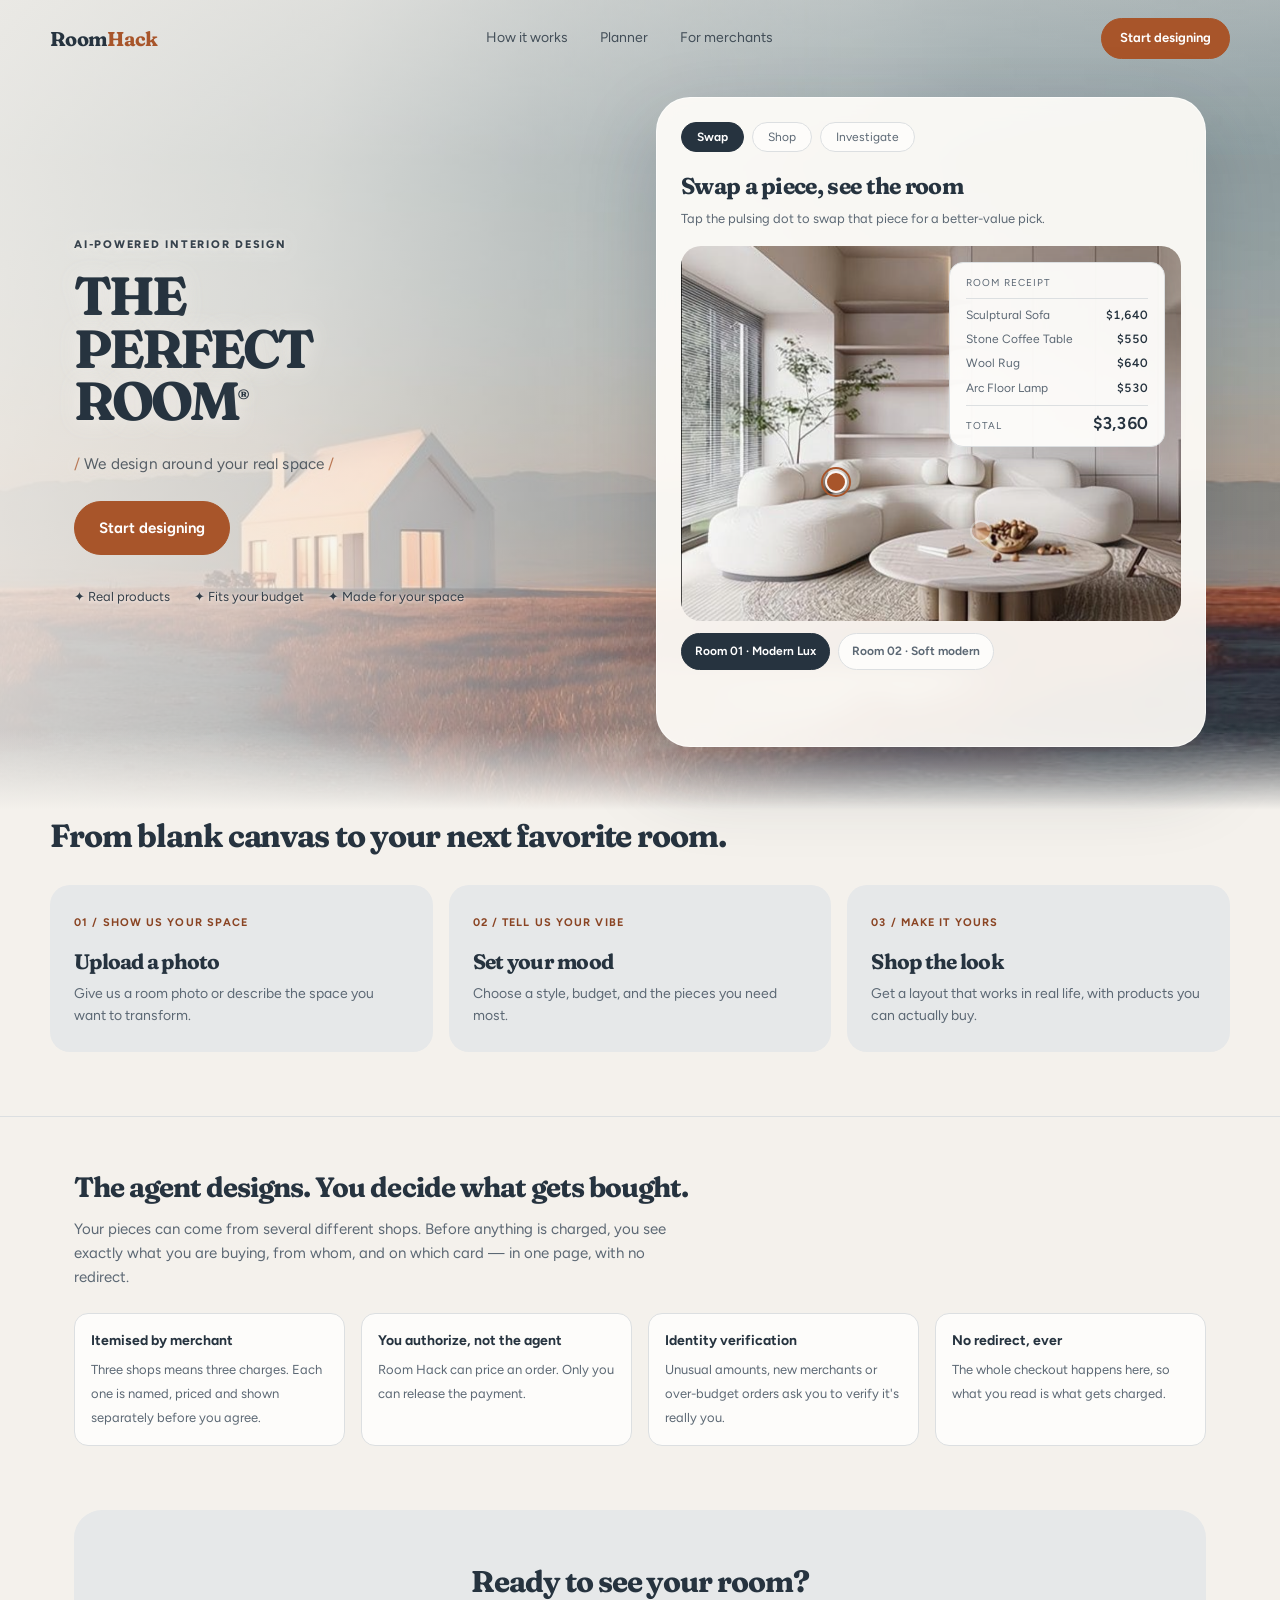
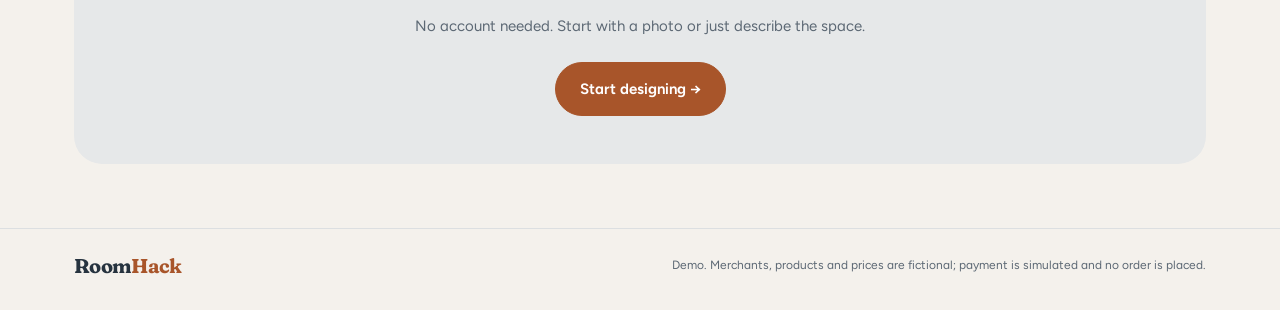
<file: frontend/index.html>
<!doctype html>
<html lang="en">
<head>
<meta charset="utf-8">
<meta name="viewport" content="width=device-width, initial-scale=1">
<title>Room Hack — Design a room that feels like you</title>
<meta name="description" content="Upload a photo, share your budget, and get a shoppable layout solved against your room's real dimensions.">
<link rel="preconnect" href="https://fonts.googleapis.com">
<link rel="preconnect" href="https://fonts.gstatic.com" crossorigin>
<link rel="stylesheet" href="https://fonts.googleapis.com/css2?family=Fraunces:opsz,wght@9..144,600;9..144,700;9..144,900&family=Figtree:wght@400..700&display=swap">
<link rel="stylesheet" href="shared.css">
<style>
  /* Landing page only. No API state and no design logic - the only script is
     the hero showcase walkthrough at the bottom of this file, so "Start
     designing" is a plain link and the workspace pays for its own weight. */

  /* --- Hero stage ---------------------------------------------------------
     Header and hero share one full-bleed photographic backdrop, so they read
     as a single scene rather than a bar sitting above a picture. */
  .stage {
    position:relative; isolation:isolate;
    background:var(--ink) url("assets/backdrop.jpg") center 58% / cover no-repeat;
  }
  /* The backdrop is a busy photograph and the headline sits directly on it, so
     some scrim is needed - but a heavy one flattens the scene into a beige
     wash. This is deliberately light: enough lift behind the words to hold
     contrast, clearing early so the coastline stays legible. The headline
     carries a soft text-shadow to make up the difference. */
  .stage::before {
    content:""; position:absolute; inset:0; z-index:0;
    background:
      linear-gradient(100deg, rgba(244,241,236,.88) 0%, rgba(244,241,236,.74) 24%, rgba(244,241,236,.46) 46%, rgba(244,241,236,.16) 70%, rgba(244,241,236,.06) 100%),
      linear-gradient(to bottom, rgba(244,241,236,.34) 0%, rgba(244,241,236,0) 20%);
  }
  /* Melts the stage into the page below instead of ending on a hard seam. */
  .stage::after {
    content:""; position:absolute; left:0; right:0; bottom:0; height:clamp(64px,9vh,120px); z-index:1;
    background:linear-gradient(to bottom, rgba(244,241,236,0), var(--bg));
    pointer-events:none;
  }
  .stage > * { position:relative; z-index:2; }

  header {
    display:flex; align-items:center; gap:var(--s4);
    padding:clamp(var(--s3),2vh,var(--s5)) max(var(--s5),calc((100% - 1180px)/2));
  }
  header .note { color:var(--muted); font-size:12px; }
  /* Reference-style centre nav. Anchors only - this is a one-page site. */
  .head-nav { display:flex; gap:var(--s6); margin:0 auto; }
  .head-nav a { color:var(--ink); text-decoration:none; font-size:14px; opacity:.82; }
  .head-nav a:hover { opacity:1; text-decoration:underline; text-underline-offset:4px; }
  header .head-cta { width:auto; padding:9px 18px; border-radius:var(--r-pill); font-size:13px; text-decoration:none; display:inline-block; }

  .wrap { max-width:1180px; margin:0 auto; padding:0 var(--s5); }

  /* --- Hero ---------------------------------------------------------------- */
  .hero {
    display:grid; grid-template-columns:1fr 1fr; gap:var(--s6); align-items:center;
    padding-top:clamp(var(--s3),2.2vh,var(--s6));
    padding-bottom:clamp(var(--s6),7vh,104px);
  }
  /* Display type, sized off the viewport like the reference - smaller than the
     reference's, since this headline runs three lines rather than three words. */
  .hero h2 {
    font-size:clamp(34px,4.2vw,60px) !important; line-height:.98 !important;
    letter-spacing:-.05em; text-shadow:0 1px 22px rgba(244,241,236,.9);
  }
  .hero .rule { text-shadow:0 1px 14px rgba(244,241,236,.85); }
  /* These two sit where the scrim has cleared, over dark foliage, so a shadow
     alone leaves them under AA. A local wash keeps them legible without
     darkening the whole backdrop. */
  .hero .eyebrow, .hero .trust {
    text-shadow:0 1px 3px rgba(244,241,236,1), 0 1px 16px rgba(244,241,236,.95);
  }
  .hero .eyebrow { color:var(--ink); opacity:.9; }
  .hero .trust span { color:var(--ink); opacity:.92; }
  .hero h2 sup { font-size:.28em; vertical-align:super; letter-spacing:0; }
  .hero .rule { display:block; color:var(--ink); opacity:.75; font-size:clamp(14px,1.2vw,16px); letter-spacing:.01em; margin:var(--s4) 0 var(--s5); }
  .hero .lede { color:var(--ink); opacity:.8; font-size:16px; max-width:430px; margin:0 0 var(--s5); text-shadow:0 1px 14px rgba(244,241,236,.85); }
  .hero .rule i { color:var(--accent); font-style:normal; }
  .eyebrow { color:var(--accent-dark); text-transform:uppercase; letter-spacing:.16em; font-size:11px; font-weight:800; }
  .hero h2 { font-size:clamp(42px,6vw,70px); line-height:.99; letter-spacing:-.055em; margin:var(--s4) 0 var(--s5); }
  .hero h2 em { color:var(--accent); font-style:normal; }
  .hero p.lede { color:var(--muted); font-size:17px; max-width:500px; margin:0 0 var(--s6); }

  .hero-actions { display:flex; gap:var(--s3); align-items:center; flex-wrap:wrap; }
  .btn { width:auto; padding:14px 24px; border-radius:var(--r-pill); font-size:15px; font-weight:650; text-decoration:none; display:inline-block; border:1px solid transparent; cursor:pointer; }
  .btn-primary { background:var(--accent); border-color:var(--accent); color:#fff; }
  .btn-primary:hover { background:var(--accent-dark); border-color:var(--accent-dark); }
  .btn-secondary { background:transparent; border-color:var(--line); color:var(--ink); }
  .btn-secondary:hover { background:var(--soft); border-color:var(--muted); }

  .trust { display:flex; gap:var(--s5); color:var(--muted); font-size:13px; margin-top:var(--s6); flex-wrap:wrap; }

  /* The reference's floating white card. It carries the interactive showcase,
     so the demo reads as a product surface laid over the scene rather than
     another photograph pasted beside the headline. */
  .showcase-card {
    background:rgba(255,253,249,.92); backdrop-filter:blur(10px);
    border:1px solid rgba(255,255,255,.6); border-radius:34px;
    padding:var(--s5); box-shadow:0 30px 80px #26333f38;
  }
  .showcase-head { display:flex; align-items:center; gap:var(--s2); margin-bottom:var(--s4); flex-wrap:wrap; }
  .chip {
    font-size:12px; padding:7px 15px; border-radius:var(--r-pill);
    border:1px solid var(--line); background:var(--panel); color:var(--muted);
  }
  .chip.on { background:var(--ink); color:#fff; border-color:var(--ink); font-weight:650; }
  .showcase-title { margin:0 0 var(--s1); font-size:23px; letter-spacing:-.03em; }
  .showcase-sub { color:var(--muted); font-size:13px; margin:0 0 var(--s4); }
  /* The three titles are different lengths, so at narrow widths one wraps to a
     second line and the others do not - resizing the card on a tab switch even
     with the panel height pinned. Reserving two lines for both the title and
     the sub keeps the card stable at every width. Applied only where wrapping
     actually happens, so the desktop card is not padded for nothing. */
  .showcase-title { min-height:var(--title-h,auto); }
  .showcase-sub { min-height:var(--sub-h,auto); }

  .hero-image { position:relative; }
  /* The photo and its overlays, separate from the room-switcher below, so a
     bottom-anchored overlay lands on the picture rather than over the buttons. */
  .photo-frame { position:relative; }
  .hero-image img { width:100%; aspect-ratio:4/3; max-height:none; object-fit:cover; border-radius:var(--r-lg); display:block; box-shadow:none; opacity:1; transition:opacity .28s ease; }
  .hero-image img.is-changing { opacity:0; }

  /* --- Hero showcase ------------------------------------------------------- */
  /* A scripted walkthrough of a swap, not a live one: it cycles prepared shots
     so the landing page reacts instantly. The real solver-backed swap lives in
     app/, where a generative render can take half a minute. */
  .room-switcher { display:flex; gap:var(--s2); margin-top:var(--s3); flex-wrap:wrap; }
  .room-switcher button { width:auto; margin:0; padding:var(--s2) 13px; border-radius:var(--r-pill); background:var(--panel); color:var(--muted); border:1px solid var(--line); font-size:12px; cursor:pointer; }
  .room-switcher button.active { background:var(--ink); color:#fff; border-color:var(--ink); }
  /* A small dot rather than a furniture-shaped outline: the piece is already
     visible in the photo, so the marker only has to say "press here". */
  .hotspot {
    position:absolute; width:22px; height:22px; padding:0; border-radius:50%;
    border:2px solid rgba(255,255,255,.95); background:var(--accent);
    color:transparent; cursor:pointer; box-shadow:0 3px 12px #26333f4d;
    transform:translate(-50%,-50%); transition:transform .18s ease, opacity .18s ease;
  }
  .hotspot:hover { transform:translate(-50%,-50%) scale(1.22); }
  .hotspot:focus-visible { outline:3px solid var(--accent-dark); outline-offset:3px; }
  /* Only the active dot is live; the rest are dimmed and inert so the
     walkthrough can only be taken in order. */
  .hotspot[disabled] { opacity:.28; cursor:default; pointer-events:none; }
  .hotspot.done { display:none; }
  /* The halo is the invitation. It rides on ::after so the dot itself can
     scale on hover without fighting the animation. */
  .hotspot.attention::after, .hotspot.flash::after {
    content:""; position:absolute; inset:-6px; border-radius:50%;
    border:2px solid var(--accent); pointer-events:none;
  }
  .hotspot.attention::after { animation:dot-pulse 1.5s ease-out infinite; }
  .hotspot.flash::after { animation:dot-pulse .8s ease-out 3; }
  @keyframes dot-pulse {
    0%   { transform:scale(.65); opacity:.9; }
    70%  { transform:scale(2.1); opacity:0; }
    100% { transform:scale(2.1); opacity:0; }
  }
  @media (prefers-reduced-motion: reduce) {
    .hotspot.attention::after, .hotspot.flash::after { animation:none; opacity:.9; transform:scale(1.1); }
    .hero-image img, .swap-note { transition:none; }
  }
  .chair-hotspot { display:none; }

  /* --- Showcase tabs ------------------------------------------------------- */
  /* The chips are the tab strip: three panels over one card, so the hero shows
     the whole arc - swap a piece, buy it, or point at something you already
     own - without three cards fighting for the same column. */
  /* shared.css sizes every bare `button` to width:100% for form controls. The
     chips became real buttons for the tablist, so they have to opt back out or
     the strip stacks into three full-width bars. */
  .chip { width:auto; cursor:pointer; font:inherit; font-size:12px; line-height:1.2; }
  .chip:hover:not(.on) { border-color:var(--muted); color:var(--ink); }
  .panel-body[hidden] { display:none !important; }
  /* All three panels share one height, so switching tabs never resizes the
     card or reflows the hero around it. The swap panel is the tallest natural
     content (a 4:3 photo plus its room switcher), so that sets the number and
     the other two are contained to match. */
  .panel-body { height:var(--panel-h); display:flex; flex-direction:column; }

  /* --- Shop panel ---------------------------------------------------------- */
  /* A still of the workspace's real checkout: same tokens, same per-merchant
     grouping. The point it has to make in the hero is that a multi-merchant
     order is itemised and authorized by the user, not the agent. */
  .shop-sheet {
    background:var(--panel); border:1px solid var(--line);
    border-radius:var(--r-md); padding:var(--s3) var(--s4); box-shadow:var(--shadow-sm);
    /* Fills the panel and splits into a scrolling list plus a pinned footer,
       so a longer order lengthens the scroll area rather than the hero. */
    flex:1; min-height:0; display:flex; flex-direction:column;
  }
  /* The only part that scrolls. min-height:0 is what actually lets it shrink
     inside the flex column - without it the list forces the sheet open again
     and the containment does nothing. */
  .shop-scroll {
    flex:1; min-height:0; overflow-y:auto; overscroll-behavior:contain;
    /* Room for the fade so the last line is not sitting under it. */
    padding-right:var(--s2); margin-right:calc(var(--s2) * -1);
  }
  /* Says "there is more below" without a scrollbar always being visible. */
  .shop-scroll-wrap { position:relative; flex:1; min-height:0; display:flex; }
  .shop-scroll-wrap::after {
    content:""; position:absolute; left:0; right:0; bottom:0; height:26px;
    background:linear-gradient(to bottom, transparent, var(--panel));
    pointer-events:none; opacity:1; transition:opacity .2s ease;
  }
  .shop-scroll-wrap.at-end::after { opacity:0; }
  .shop-merchant + .shop-merchant { margin-top:var(--s3); padding-top:var(--s3); border-top:1px solid var(--line); }
  .shop-merchant-head { display:flex; justify-content:space-between; align-items:baseline; gap:var(--s3); margin-bottom:var(--s2); }
  .shop-merchant-head strong { font:650 14px var(--sans); letter-spacing:-.01em; }
  .shop-merchant-head .ship { font-size:11px; color:var(--muted); }
  .shop-line { display:flex; justify-content:space-between; gap:var(--s3); font-size:13px; color:var(--muted); padding:2px 0; }
  .shop-line .sl-price { font-variant-numeric:tabular-nums; color:var(--ink); }
  .shop-card {
    display:flex; align-items:center; gap:var(--s2); margin-top:6px;
    font-size:11px; color:var(--muted);
  }
  .shop-card .dot { width:26px; height:17px; border-radius:3px; background:var(--ink); opacity:.85; flex:none; }
  .shop-totals { border-top:1px solid var(--line); margin-top:var(--s3); padding-top:var(--s3); flex:none; }
  .shop-row { display:flex; justify-content:space-between; font-size:13px; color:var(--muted); padding:1px 0; }
  .shop-row.total { color:var(--ink); font-weight:650; font-size:16px; padding-top:var(--s2); }
  .shop-row .sr-amt { font-variant-numeric:tabular-nums; }
  /* Press-and-hold is the real gesture in the workspace: the agent can price an
     order but only the user releases it. The bar fills on hold. */
  .hold-btn {
    position:relative; overflow:hidden; margin-top:var(--s3);
    background:var(--accent); border-color:var(--accent); color:#fff;
    font-weight:650; border-radius:var(--r-pill); padding:13px 20px; cursor:pointer;
  }
  .hold-btn:disabled { opacity:1; cursor:default; }
  .hold-fill {
    position:absolute; inset:0 auto 0 0; width:0; background:var(--accent-dark);
    pointer-events:none; transition:width .08s linear;
  }
  .hold-btn span { position:relative; z-index:1; }
  .hold-btn.done { background:var(--ok); border-color:var(--ok); }
  .pay-secure { font-size:11px; color:var(--muted); text-align:center; margin-top:var(--s2); }

  /* --- Investigate panel --------------------------------------------------- */
  /* Reverse search over the catalog: boxes drawn on the photo, each opening a
     ranked match list. Boxes are normalized [0,1] exactly as /api/detect
     returns them, so the demo geometry matches the real payload. */
  .inv-frame { position:relative; }
  .inv-frame img { width:100%; aspect-ratio:16/10; object-fit:cover; border-radius:var(--r-lg); display:block; }
  /* Three detections stack in the lower half of a real room photo, so three
     full rectangles cross each other and read as noise - and their hit areas
     fight over the same pixels. Instead each detection gets one marker pinned
     at the region's centre, and only the selected region draws geometry: four
     corner brackets, the idiom a detector actually uses. One region is outlined
     at a time, so nothing ever overlaps. */
  .inv-mark {
    position:absolute; transform:translate(-50%,-50%); z-index:3;
    /* width:auto overrides the global button rule in shared.css, which sets
       width:100% and would stretch each marker across the whole photo. */
    display:inline-flex; width:auto; align-items:center; gap:6px;
    margin:0; padding:5px 11px 5px 6px;
    border:0; border-radius:var(--r-pill); cursor:pointer;
    background:rgba(253,252,250,.94); box-shadow:0 3px 12px #26333f4d;
    font:650 11px var(--sans); letter-spacing:.02em; color:var(--ink);
    white-space:nowrap; transition:background .18s ease, color .18s ease, transform .18s ease;
  }
  /* The dot carries the accent so the marker reads as a pin, not a chip. */
  .inv-mark::before {
    content:""; width:11px; height:11px; border-radius:50%; flex:none;
    background:var(--accent); border:2px solid rgba(255,255,255,.95);
    box-sizing:content-box;
  }
  .inv-mark:hover { transform:translate(-50%,-50%) scale(1.06); }
  .inv-mark:focus-visible { outline:3px solid var(--accent-dark); outline-offset:3px; }
  .inv-mark.on { background:var(--ink); color:#fff; }
  .inv-mark.on::before { background:#fff; border-color:var(--accent); }

  /* The halo invites the first press, and retires once anything is chosen. */
  .inv-mark::after {
    content:""; position:absolute; left:11px; top:50%; width:15px; height:15px;
    margin:-7px 0 0 -2px; border-radius:50%; border:2px solid var(--accent);
    pointer-events:none; opacity:0;
  }
  .inv-frame.idle .inv-mark::after { opacity:1; animation:dot-pulse 1.6s ease-out infinite; }

  /* Corner brackets: four L-shapes built from one element's borders, clipped so
     only the corners show. Drawn for the selected detection alone. */
  .inv-region {
    position:absolute; pointer-events:none; opacity:0;
    transition:opacity .2s ease;
  }
  .inv-region.on { opacity:1; }
  .inv-region i {
    position:absolute; width:18px; height:18px;
    border:3px solid var(--accent); border-radius:3px;
  }
  .inv-region i:nth-child(1) { left:-2px;  top:-2px;    border-right:0; border-bottom:0; }
  .inv-region i:nth-child(2) { right:-2px; top:-2px;    border-left:0;  border-bottom:0; }
  .inv-region i:nth-child(3) { left:-2px;  bottom:-2px; border-right:0; border-top:0; }
  .inv-region i:nth-child(4) { right:-2px; bottom:-2px; border-left:0;  border-top:0; }
  /* A wash inside the brackets separates the chosen piece from the rest of the
     room without hiding it. */
  .inv-region::before {
    content:""; position:absolute; inset:0; border-radius:6px;
    background:rgba(168,85,42,.14);
  }
  @media (prefers-reduced-motion: reduce) {
    .inv-frame.idle .inv-mark::after { animation:none; opacity:.9; }
    .inv-mark, .inv-region { transition:none; }
  }
  .inv-scanline {
    position:absolute; left:0; right:0; height:2px; z-index:2;
    background:linear-gradient(90deg, transparent, var(--accent), transparent);
    opacity:0; pointer-events:none;
  }
  .inv-frame.scanning .inv-scanline { animation:scan 1.1s ease-in-out; }
  @keyframes scan {
    0% { top:0; opacity:0; } 12% { opacity:1; }
    88% { opacity:1; } 100% { top:100%; opacity:0; }
  }
  /* The photo keeps its natural size; the results list absorbs what is left of
     the panel and scrolls if a detection has more matches than fit. Without
     this, picking an object grows the card and reflows the hero - the same
     failure the receipt had. */
  .inv-results { margin-top:var(--s3); flex:1; min-height:0; overflow-y:auto; overscroll-behavior:contain; }
  .inv-frame { flex:none; }
  /* Wraps the scrolling list so the "more below" fade can sit over it. */
  .inv-results-wrap { position:relative; flex:1; min-height:0; display:flex; }
  .inv-results-wrap::after {
    content:""; position:absolute; left:0; right:0; bottom:0; height:24px;
    background:linear-gradient(to bottom, transparent, var(--panel));
    pointer-events:none; transition:opacity .2s ease;
  }
  .inv-results-wrap.at-end::after { opacity:0; }
  .inv-empty { color:var(--muted); font-size:13px; padding:var(--s3) 0; }
  .inv-caption {
    font-size:12px; color:var(--muted); font-style:italic;
    padding-bottom:var(--s2); margin-bottom:var(--s2); border-bottom:1px solid var(--line);
  }
  .inv-match { display:flex; align-items:center; gap:var(--s3); padding:7px 0; }
  .inv-swatch { width:38px; height:38px; border-radius:8px; object-fit:cover; flex:none; border:1px solid var(--line); }
  .inv-meta { min-width:0; flex:1; }
  .inv-meta strong { display:block; font:600 13px var(--sans); letter-spacing:-.01em; overflow:hidden; text-overflow:ellipsis; white-space:nowrap; }
  .inv-meta span { font-size:11px; color:var(--muted); }
  .inv-price { font:650 13px var(--sans); font-variant-numeric:tabular-nums; white-space:nowrap; }
  /* The honest flag from ReverseSearchResult.confident. An unconfident match is
     "the closest thing we sell", not an identification, and must not be dressed
     up as one. */
  .inv-conf { font-size:10px; padding:3px 8px; border-radius:var(--r-pill); font-weight:650; letter-spacing:.03em; }
  .inv-conf.yes { background:#e3efe8; color:var(--ok); }
  .inv-conf.no { background:var(--soft); color:var(--muted); }

  /* Names the piece the user just chose, then gets out of the way. */
  .swap-note {
    position:absolute; left:var(--s4); bottom:var(--s4); z-index:3;
    background:rgba(253,252,250,.96); border:1px solid var(--line);
    border-radius:var(--r-md); padding:10px 14px; box-shadow:var(--shadow-md);
    opacity:0; transform:translateY(6px); pointer-events:none;
    transition:opacity .3s ease, transform .3s ease; max-width:78%;
  }
  .swap-note.show { opacity:1; transform:translateY(0); }
  .swap-note strong { display:block; font:600 14px var(--sans); letter-spacing:-.01em; }
  .swap-note span { font-size:13px; color:var(--accent-dark); font-weight:650; }
  .room01-only { display:block; }
  /* An itemised receipt rather than a bare total: a swap picks a better-value
     piece, and showing the line it replaced is what makes the saving legible. */
  .receipt {
    position:absolute; top:var(--s4); right:var(--s4); z-index:3; width:216px;
    background:rgba(253,252,250,.96); border:1px solid var(--line);
    border-radius:var(--r-md); padding:var(--s3) var(--s4);
    box-shadow:var(--shadow-md); font-size:12px;
  }
  .receipt-head {
    font-size:10px; text-transform:uppercase; letter-spacing:.11em;
    color:var(--muted); padding-bottom:7px; margin-bottom:7px;
    border-bottom:1px solid var(--line);
  }
  .receipt-lines { display:grid; gap:5px; }
  .receipt-line { display:flex; justify-content:space-between; gap:var(--s3); align-items:baseline; }
  .receipt-line .rl-name { color:var(--muted); overflow:hidden; text-overflow:ellipsis; white-space:nowrap; }
  .receipt-line .rl-price { font-weight:600; font-variant-numeric:tabular-nums; white-space:nowrap; }
  /* A swapped line: the old price struck through, the new one beside it. */
  .receipt-line.swapped .rl-name { color:var(--ink); }
  .receipt-line .rl-was { color:var(--muted); text-decoration:line-through; font-weight:400; margin-right:5px; }
  .receipt-line.new { animation:receipt-in .34s ease-out; }
  @keyframes receipt-in { from { opacity:0; transform:translateY(-4px); } to { opacity:1; transform:none; } }
  .receipt-total {
    display:flex; justify-content:space-between; align-items:baseline; gap:var(--s3);
    border-top:1px solid var(--line); margin-top:7px; padding-top:7px;
  }
  .receipt-total span { font-size:10px; text-transform:uppercase; letter-spacing:.11em; color:var(--muted); }
  .receipt-total strong { font:650 17px var(--sans); letter-spacing:-.02em; font-variant-numeric:tabular-nums; transition:color .3s ease; }
  .receipt-total strong.dropped { color:var(--ok); }
  .receipt-saved {
    display:block; text-align:right; font-size:11px; font-weight:650; color:var(--ok); margin-top:3px;
  }
  @media (max-width:520px) {
    .receipt { position:static; width:auto; margin-bottom:var(--s3); }
  }
  .floating {
    position:absolute; left:var(--s3); top:var(--s3); background:rgba(255,253,249,.95);
    border:1px solid var(--line); border-radius:var(--r-md); padding:10px 13px;
    box-shadow:var(--shadow-md); font-size:12px; max-width:70%;
  }
  .floating strong { display:block; font-family:var(--sans); font-size:15px; margin-bottom:2px; }

  /* --- How it works -------------------------------------------------------- */
  .how { padding:0 0 var(--s8); }
  .how h3 { font-size:32px; margin:0 0 var(--s5); }
  .steps { display:grid; grid-template-columns:repeat(3,1fr); gap:var(--s4); }
  .step { background:var(--soft); border-radius:var(--r-lg); padding:var(--s5); }
  .step b { color:var(--accent-dark); font-size:11px; letter-spacing:.1em; }
  .step h4 { margin:var(--s3) 0 var(--s1); font-size:21px; }
  .step p { color:var(--muted); margin:0; font-size:14px; }

  /* --- Trust strip --------------------------------------------------------- */
  .assurance { border-top:1px solid var(--line); padding:var(--s7) 0 var(--s8); }
  .assurance h3 { font-size:28px; margin:0 0 var(--s2); }
  .assurance > .wrap > p { color:var(--muted); margin:0 0 var(--s5); max-width:620px; }
  .guards { display:grid; grid-template-columns:repeat(auto-fit,minmax(230px,1fr)); gap:var(--s4); }
  .guard { background:var(--panel); border:1px solid var(--line); border-radius:var(--r-md); padding:var(--s4); }
  .guard strong { display:block; font-family:var(--sans); font-size:14px; margin-bottom:var(--s1); }
  .guard span { color:var(--muted); font-size:13px; }

  .cta-band { background:var(--soft); border-radius:var(--r-xl); padding:var(--s7) var(--s5); text-align:center; margin-bottom:var(--s8); }
  .cta-band h3 { font-size:30px; margin:0 0 var(--s2); }
  .cta-band p { color:var(--muted); margin:0 0 var(--s5); }

  footer { border-top:1px solid var(--line); padding:var(--s5) 0 var(--s6); color:var(--muted); font-size:12px; }
  footer .wrap { display:flex; gap:var(--s4); flex-wrap:wrap; align-items:center; }
  footer .disclaimer { margin-left:auto; max-width:560px; text-align:right; }

  @media (max-width:860px) {
    .hero { grid-template-columns:1fr; gap:var(--s6); padding-top:var(--s5); padding-bottom:var(--s8); }
    .steps { grid-template-columns:1fr; }
    .floating { left:12px; }
    /* The nav collapses before it starts wrapping mid-phrase; the header CTA
       carries the same destination, so nothing is lost by hiding it. */
    .head-nav { display:none; }
    header { gap:var(--s3); }
    header .head-cta { margin-left:auto; }
    /* A vertical scrim reads better than the diagonal one once the headline
       sits above the card rather than beside it. */
    .stage::before {
      background:linear-gradient(to bottom, rgba(244,241,236,.94) 0%, rgba(244,241,236,.88) 46%, rgba(244,241,236,.62) 100%);
    }
    footer .wrap { flex-direction:column; align-items:flex-start; }
    footer .disclaimer { margin-left:0; text-align:left; }
  }
  @media (max-width:520px) {
    header .note { display:none; }
    .showcase-card { padding:var(--s4); border-radius:26px; }
    .hero-actions .btn { width:100%; text-align:center; }
  }
</style>
</head>
<body>

<div class="stage">
<header>
  <span class="wordmark">Room<span>Hack</span></span>
  <nav class="head-nav">
    <a href="#how">How it works</a>
    <a href="app/">Planner</a>
    <a href="merchant/">For merchants</a>
  </nav>
  <a class="btn btn-primary head-cta" href="app/">Start designing</a>
</header>

<section class="wrap hero">
  <div>
    <div class="eyebrow">AI-powered interior design</div>
    <h2>THE<br>PERFECT<br>ROOM<sup>®</sup></h2>
    <span class="rule"><i>/</i> We design around your real space <i>/</i></span>
    <div class="hero-actions">
      <a class="btn btn-primary" href="app/">Start designing</a>
    </div>
    <div class="trust"><span>✦ Real products</span><span>✦ Fits your budget</span><span>✦ Made for your space</span></div>
  </div>
  <div class="showcase-card">
    <div class="showcase-head" role="tablist" aria-label="Product showcase">
      <button class="chip on" role="tab" id="tab-swap" data-panel="swap"
              aria-selected="true" aria-controls="panel-swap">Swap</button>
      <button class="chip" role="tab" id="tab-shop" data-panel="shop"
              aria-selected="false" aria-controls="panel-shop" tabindex="-1">Shop</button>
      <button class="chip" role="tab" id="tab-investigate" data-panel="investigate"
              aria-selected="false" aria-controls="panel-investigate" tabindex="-1">Investigate</button>
    </div>
    <h3 class="showcase-title" id="showcase-title">Swap a piece, see the room</h3>
    <p class="showcase-sub" id="showcase-sub">Tap the pulsing dot to swap that piece for a better-value pick.</p>

  <div class="panel-body" id="panel-swap" role="tabpanel" aria-labelledby="tab-swap">
  <div class="hero-image" id="showcase">
    <div class="photo-frame">
    <img id="room-photo" src="assets/room-01-user.png" alt="A modern living room with a sculptural sofa, oak coffee table and warm natural light">
    <button class="hotspot sofa-hotspot" style="left:31%;top:63%" data-item="Sofa" aria-label="Swap the sofa">+</button>
    <button class="hotspot coffee-hotspot" style="left:60%;top:76%" data-item="Coffee table" aria-label="Swap the coffee table">+</button>
    <button class="hotspot chair-hotspot" style="left:80%;top:66%" data-item="Accent chair" aria-label="Swap the accent chair">+</button>
    <div class="receipt" id="receipt" role="status" aria-live="polite">
      <div class="receipt-head">Room receipt</div>
      <div class="receipt-lines" id="receipt-lines"></div>
      <div class="receipt-total"><span>Total</span><strong id="cart-total">$3,360</strong></div>
      <span class="receipt-saved" id="cart-saved" hidden></span>
    </div>
    <div class="swap-note" id="swap-note" role="status" aria-live="polite"></div>
    </div>
    <div class="room-switcher">
      <button class="active" data-room="assets/room-01-user.png" data-room-key="room01">Room 01 · Modern Lux</button>
      <button data-room="assets/room-02.png" data-room-key="room02">Room 02 · Soft modern</button>
    </div>
  </div>
  </div><!-- /panel-swap -->

  <!-- Shop: the workspace's real checkout, as a still. Grouped by merchant
       because that is how the order is actually charged. -->
  <div class="panel-body" id="panel-shop" role="tabpanel" aria-labelledby="tab-shop" hidden>
    <div class="shop-sheet">
     <div class="shop-scroll-wrap">
      <div class="shop-scroll" id="shop-scroll">
      <div class="shop-merchant">
        <div class="shop-merchant-head"><strong>Nordhaus</strong><span class="ship">Arrives in 9 days</span></div>
        <div class="shop-line"><span>Modular Sofa</span><span class="sl-price">$1,290</span></div>
        <div class="shop-line"><span>Wool Rug</span><span class="sl-price">$640</span></div>
        <div class="shop-card"><span class="dot"></span>Visa ending 4242</div>
      </div>
      <div class="shop-merchant">
        <div class="shop-merchant-head"><strong>Cedarline</strong><span class="ship">Arrives in 14 days</span></div>
        <div class="shop-line"><span>Organic Wood Table</span><span class="sl-price">$430</span></div>
        <div class="shop-line"><span>Arc Floor Lamp</span><span class="sl-price">$530</span></div>
        <div class="shop-card"><span class="dot"></span>Amex ending 1005</div>
      </div>
      </div><!-- /shop-scroll -->
     </div><!-- /shop-scroll-wrap -->
      <div class="shop-totals">
        <div class="shop-row"><span>Subtotal</span><span class="sr-amt">$2,890</span></div>
        <div class="shop-row"><span>Shipping · 2 merchants</span><span class="sr-amt">$98</span></div>
        <div class="shop-row"><span>Tax</span><span class="sr-amt">$260</span></div>
        <div class="shop-row total"><span>Total</span><span class="sr-amt" id="shop-total">$3,248</span></div>
      </div>
      <button class="hold-btn" id="hold-btn">
        <span class="hold-fill" id="hold-fill"></span>
        <span id="hold-label">Hold to authorize $3,248</span>
      </button>
      <div class="pay-secure" id="shop-secure">🔒 Two separate charges. You authorize — the agent cannot.</div>
    </div>
  </div><!-- /panel-shop -->

  <!-- Investigate: reverse image search over the catalog. Boxes are normalized
       [0,1] as /api/detect returns them, so the demo mirrors the real payload
       shape - including `confident`, which must stay honest. -->
  <div class="panel-body" id="panel-investigate" role="tabpanel" aria-labelledby="tab-investigate" hidden>
    <div class="inv-frame" id="inv-frame">
      <img src="assets/room-01-user.png" alt="A living room photo with detected furniture outlined for reverse search">
      <div class="inv-scanline"></div>
    </div>
    <div class="inv-results-wrap">
      <div class="inv-results" id="inv-results" role="status" aria-live="polite"></div>
    </div>
  </div><!-- /panel-investigate -->
  </div><!-- /showcase-card -->
</section>
</div>

<section class="wrap how" id="how">
  <h3>From blank canvas to your next favorite room.</h3>
  <div class="steps">
    <div class="step">
      <b>01 / SHOW US YOUR SPACE</b>
      <h4>Upload a photo</h4>
      <p>Give us a room photo or describe the space you want to transform.</p>
    </div>
    <div class="step">
      <b>02 / TELL US YOUR VIBE</b>
      <h4>Set your mood</h4>
      <p>Choose a style, budget, and the pieces you need most.</p>
    </div>
    <div class="step">
      <b>03 / MAKE IT YOURS</b>
      <h4>Shop the look</h4>
      <p>Get a layout that works in real life, with products you can actually buy.</p>
    </div>
  </div>
</section>

<section class="assurance">
  <div class="wrap">
    <h3>The agent designs. You decide what gets bought.</h3>
    <p>Your pieces can come from several different shops. Before anything is charged, you see exactly what you are buying, from whom, and on which card — in one page, with no redirect.</p>
    <div class="guards">
      <div class="guard"><strong>Itemised by merchant</strong><span>Three shops means three charges. Each one is named, priced and shown separately before you agree.</span></div>
      <div class="guard"><strong>You authorize, not the agent</strong><span>Room Hack can price an order. Only you can release the payment.</span></div>
      <div class="guard"><strong>Identity verification</strong><span>Unusual amounts, new merchants or over-budget orders ask you to verify it's really you.</span></div>
      <div class="guard"><strong>No redirect, ever</strong><span>The whole checkout happens here, so what you read is what gets charged.</span></div>
    </div>
  </div>
</section>

<section class="wrap">
  <div class="cta-band">
    <h3>Ready to see your room?</h3>
    <p>No account needed. Start with a photo or just describe the space.</p>
    <a class="btn btn-primary" href="app/">Start designing →</a>
  </div>
</section>

<footer>
  <div class="wrap">
    <span class="wordmark">Room<span>Hack</span></span>
    <span class="disclaimer">Demo. Merchants, products and prices are fictional; payment is simulated and no order is placed.</span>
  </div>
</footer>

<script>
/* --- Hero showcase -------------------------------------------------------
   A scripted walkthrough of a room being furnished for less. It cycles
   prepared photographs rather than calling the API: the hero has to react on
   the click, and a real generative render takes tens of seconds. The
   solver-backed version lives in app/.

   One dot is live at a time and one click advances one frame - no menu step,
   so the sequence can only be taken in order and always lands on a photo that
   exists. Each swap picks a better-value piece, so the room total falls as the
   walkthrough runs; that saving is the story the hero is telling. */
const $ = id => document.getElementById(id);
const showcase = $("showcase");
const roomPhoto = $("room-photo");
const swapNote = $("swap-note");
const cartTotal = $("cart-total");
const receiptLines = $("receipt-lines");
const cartSaved = $("cart-saved");
const dots = {
  sofa: showcase.querySelector(".sofa-hotspot"),
  coffee: showcase.querySelector(".coffee-hotspot"),
  chair: showcase.querySelector(".chair-hotspot"),
};

/* Each room is a fixed run. One entry = one click = one frame. `save` is what
   that swap takes off the total. */
const ROOMS = {
  room01: {
    photo: "assets/room-01-user.png",
    baseline: 3360,
    // What the room costs before any swap. Keys match the dots.
    lines: [
      { key: "sofa",   name: "Sculptural Sofa", price: 1640 },
      { key: "coffee", name: "Stone Coffee Table", price: 550 },
      { key: "rug",    name: "Wool Rug", price: 640 },
      { key: "lamp",   name: "Arc Floor Lamp", price: 530 },
    ],
    steps: [
      { key: "sofa",   photo: "assets/sofa-replacement.jpg",         name: "Modular Sofa",       price: 1290, save: 350 },
      { key: "coffee", photo: "assets/coffee-table-replacement.jpg", name: "Organic Wood Table", price: 430,  save: 120 },
      { key: "sofa",   photo: "assets/sofa-leather-replacement.jpg", name: "Leather Sofa",       price: 1180, save: 110 },
    ],
  },
  room02: {
    photo: "assets/room-02.png",
    baseline: 2980,
    lines: [
      { key: "sofa",   name: "Linen Sofa", price: 1440 },
      { key: "coffee", name: "Marble Side Table", price: 480 },
      { key: "chair",  name: "Accent Chair", price: 420 },
      { key: "rug",    name: "Jute Rug", price: 640 },
    ],
    steps: [
      { key: "chair",  photo: "assets/room-02-beanbag.jpg", name: "Lounge Bean Bag",       price: 240,  save: 180 },
      { key: "sofa",   photo: "assets/room-02-sofa.jpg",    name: "Midnight Blue Sofa",    price: 1180, save: 260 },
      { key: "coffee", photo: "assets/room-02-table.jpg",   name: "Round Oak Coffee Table", price: 385, save: 95  },
    ],
  },
};

let currentRoom = "room01";
let stepIndex = 0;
let saved = 0;
// Current pick per role, so a role swapped twice shows only its latest piece.
let swaps = {};

const steps = () => ROOMS[currentRoom].steps;
const currentStep = () => steps()[stepIndex];
const money = n => "$" + n.toLocaleString();

/** Reflect the run's state onto the dots: one live, the rest inert. */
function syncDots() {
  const active = currentStep();
  for (const [key, dot] of Object.entries(dots)) {
    // A key can appear more than once in a run (room 01 swaps the sofa twice),
    // so "used up" means no remaining step still needs it.
    const remaining = steps().slice(stepIndex).some(st => st.key === key);
    const inRoom = steps().some(st => st.key === key);
    dot.style.display = inRoom ? "block" : "none";
    dot.classList.remove("attention", "flash", "done");
    if (!inRoom) { dot.disabled = true; continue; }
    if (!remaining) { dot.classList.add("done"); dot.disabled = true; }
    else if (active && key === active.key) { dot.disabled = false; dot.classList.add("attention"); }
    else dot.disabled = true;
  }
}

function showRoomImage(src) {
  if (roomPhoto.src.endsWith(src)) return;
  // Fade out, swap at the midpoint, fade back in once the file has decoded -
  // swapping src directly flashes a half-loaded image.
  roomPhoto.classList.add("is-changing");
  setTimeout(() => {
    roomPhoto.src = src;
    roomPhoto.onload = () => roomPhoto.classList.remove("is-changing");
  }, 180);
}

let noteTimer;
/** Name and price the piece just chosen, then get out of the way. */
function showNote(name, price) {
  clearTimeout(noteTimer);
  swapNote.innerHTML = "<strong></strong><span></span>";
  swapNote.querySelector("strong").textContent = name;
  swapNote.querySelector("span").textContent = money(price);
  // Wait for the photo's crossfade so the label lands with the new image.
  setTimeout(() => swapNote.classList.add("show"), 200);
  noteTimer = setTimeout(() => swapNote.classList.remove("show"), 3400);
}

/** Redraw the receipt from the room's baseline plus whatever has been swapped.
    A swapped line keeps its old price struck through beside the new one, so
    the saving is visible on the line that produced it, not just in the total. */
function renderCart(changedKey) {
  const room = ROOMS[currentRoom];
  receiptLines.innerHTML = "";
  for (const line of room.lines) {
    const swap = swaps[line.key];
    const row = document.createElement("div");
    row.className = "receipt-line" + (swap ? " swapped" : "") +
                    (changedKey === line.key ? " new" : "");
    const name = document.createElement("span");
    name.className = "rl-name";
    name.textContent = swap ? swap.name : line.name;
    const price = document.createElement("span");
    price.className = "rl-price";
    if (swap) {
      const was = document.createElement("s");
      was.className = "rl-was";
      was.textContent = money(line.price);
      price.append(was, document.createTextNode(money(swap.price)));
    } else {
      price.textContent = money(line.price);
    }
    row.append(name, price);
    receiptLines.appendChild(row);
  }

  // The total is the baseline less every saving taken so far.
  const total = room.baseline - saved;
  cartTotal.textContent = money(total);
  cartSaved.hidden = saved === 0;
  cartSaved.textContent = saved ? `saved ${money(saved)}` : "";
  if (saved) {
    cartTotal.classList.add("dropped");
    setTimeout(() => cartTotal.classList.remove("dropped"), 900);
  }
}

function resetRoom(room) {
  currentRoom = room;
  stepIndex = 0;
  saved = 0;
  swaps = {};
  clearTimeout(noteTimer);
  swapNote.classList.remove("show");
  cartTotal.classList.remove("dropped");
  renderCart();
  syncDots();
}

document.querySelectorAll("[data-room]").forEach(button => button.addEventListener("click", () => {
  showRoomImage(button.dataset.room);
  resetRoom(button.dataset.roomKey);
  document.querySelectorAll("[data-room]").forEach(b => b.classList.toggle("active", b === button));
}));

/** One click on the live dot = one frame forward. */
function advance(key) {
  const step = currentStep();
  if (!step || step.key !== key) return;   // not this step's turn
  showRoomImage(step.photo);
  showNote(step.name, step.price);
  saved += step.save;
  swaps[step.key] = { name: step.name, price: step.price };
  renderCart(step.key);
  stepIndex += 1;
  syncDots();
  // A brief flash on the newly live dot, so the handoff is visible.
  const next = currentStep();
  if (next) {
    const nd = dots[next.key];
    nd.classList.remove("attention");
    nd.classList.add("flash");
    setTimeout(() => {
      if (currentStep() === next) { nd.classList.remove("flash"); nd.classList.add("attention"); }
    }, 2400);
  }
}
Object.entries(dots).forEach(([key, dot]) => dot.addEventListener("click", () => advance(key)));

resetRoom("room01");

/* --- Showcase tabs -------------------------------------------------------
   Three panels over one card. Each tab owns its own copy for the title and
   sub, so the card always describes the panel actually on screen. */
const PANELS = {
  swap: {
    title: "Swap a piece, see the room",
    sub: "Tap the pulsing dot to swap that piece for a better-value pick.",
  },
  shop: {
    title: "One order, two merchants",
    sub: "Every charge is itemised and named before anything is authorized.",
  },
  investigate: {
    title: "Point at what you already own",
    sub: "Three pieces were detected. Tap a marker to identify it.",
  },
};

const tabs = [...document.querySelectorAll('[role="tab"]')];

/* The swap panel's natural height sets the card's height for all three, so a
   tab switch never resizes the card. Measured rather than hard-coded: the
   photo is 4:3 of a fluid column, so the number changes with the viewport.
   Measure before any panel is pinned, and re-measure on resize. */
const panels = ["swap", "shop", "investigate"].map(n => $("panel-" + n));
function lockPanelHeight() {
  const root = document.documentElement;
  root.style.setProperty("--panel-h", "auto");
  // The tallest panel sets the height for all three. Taking the max rather
  // than the swap panel alone is what keeps the receipt from opening
  // mid-line: the card settles on one size, and it is a size everything fits.
  let tallest = 0;
  for (const panel of panels) {
    const wasHidden = panel.hidden;
    if (wasHidden) { panel.style.visibility = "hidden"; panel.hidden = false; }
    tallest = Math.max(tallest, Math.ceil(panel.getBoundingClientRect().height));
    if (wasHidden) { panel.hidden = true; panel.style.visibility = ""; }
  }
  if (tallest > 0) root.style.setProperty("--panel-h", tallest + "px");

  // The three titles are different lengths, so at some widths one wraps to a
  // second line and the others do not - which resizes the card on a tab switch
  // even with the panel pinned. Measure every tab's header and reserve the
  // tallest, so the card holds one height at every width.
  const titleEl = $("showcase-title"), subEl = $("showcase-sub");
  const keep = [titleEl.textContent, subEl.textContent];
  root.style.setProperty("--title-h", "auto");
  root.style.setProperty("--sub-h", "auto");
  let th = 0, sh = 0;
  for (const key of Object.keys(PANELS)) {
    titleEl.textContent = PANELS[key].title;
    subEl.textContent = PANELS[key].sub;
    th = Math.max(th, Math.ceil(titleEl.getBoundingClientRect().height));
    sh = Math.max(sh, Math.ceil(subEl.getBoundingClientRect().height));
  }
  [titleEl.textContent, subEl.textContent] = keep;
  if (th > 0) root.style.setProperty("--title-h", th + "px");
  if (sh > 0) root.style.setProperty("--sub-h", sh + "px");
}
lockPanelHeight();
// The photo decoding late changes the panel's height, so measure again once it
// has loaded and whenever the column is resized.
if (!roomPhoto.complete) roomPhoto.addEventListener("load", lockPanelHeight, { once: true });
addEventListener("resize", lockPanelHeight);

/* Hide the "more below" fade once the list is scrolled to the end. */
const shopScroll = $("shop-scroll");
const shopWrap = shopScroll.parentElement;
function syncShopFade() {
  const atEnd = shopScroll.scrollTop + shopScroll.clientHeight >= shopScroll.scrollHeight - 2;
  // Nothing to scroll at all also counts as "at end" - no fade over a short list.
  shopWrap.classList.toggle("at-end", atEnd || shopScroll.scrollHeight <= shopScroll.clientHeight + 2);
}
shopScroll.addEventListener("scroll", syncShopFade, { passive: true });

function selectPanel(name) {
  for (const tab of tabs) {
    const on = tab.dataset.panel === name;
    tab.classList.toggle("on", on);
    tab.setAttribute("aria-selected", String(on));
    // Roving tabindex: only the selected tab is in the tab order, so Tab moves
    // past the strip rather than through all three.
    tab.tabIndex = on ? 0 : -1;
    document.getElementById("panel-" + tab.dataset.panel).hidden = !on;
  }
  $("showcase-title").textContent = PANELS[name].title;
  $("showcase-sub").textContent = PANELS[name].sub;
  if (name === "investigate") resetInvestigate();
  // A hidden element has no dimensions, so the fade can only be resolved once
  // the panel is actually on screen.
  if (name === "shop") syncShopFade();
}

tabs.forEach(tab => tab.addEventListener("click", () => selectPanel(tab.dataset.panel)));
// Arrow-key navigation, as the tablist pattern expects.
document.querySelector('[role="tablist"]').addEventListener("keydown", e => {
  const i = tabs.indexOf(document.activeElement);
  if (i < 0) return;
  const step = e.key === "ArrowRight" ? 1 : e.key === "ArrowLeft" ? -1 : 0;
  if (!step) return;
  e.preventDefault();
  const next = tabs[(i + step + tabs.length) % tabs.length];
  next.focus();
  selectPanel(next.dataset.panel);
});

/* --- Shop: hold to authorize ---------------------------------------------
   The workspace requires a deliberate press-and-hold to release payment, on
   the principle that the agent prices an order and the user authorizes it.
   The hero reproduces the gesture rather than describing it. */
const HOLD_MS = 1100;
const holdBtn = $("hold-btn");
const holdFill = $("hold-fill");
const holdLabel = $("hold-label");
let holdStart = 0, holdRaf = 0, holdDone = false;

function holdTick(now) {
  const pct = Math.min(1, (now - holdStart) / HOLD_MS);
  holdFill.style.width = (pct * 100) + "%";
  if (pct >= 1) return finishHold();
  holdRaf = requestAnimationFrame(holdTick);
}

function beginHold() {
  if (holdDone) return;
  holdStart = performance.now();
  holdFill.style.transition = "none";
  holdRaf = requestAnimationFrame(holdTick);
}

function cancelHold() {
  if (holdDone) return;
  cancelAnimationFrame(holdRaf);
  holdFill.style.transition = "";
  holdFill.style.width = "0";
}

function finishHold() {
  holdDone = true;
  cancelAnimationFrame(holdRaf);
  holdFill.style.width = "100%";
  holdBtn.classList.add("done");
  holdLabel.textContent = "✓ Authorized · 2 charges placed";
  $("shop-secure").textContent = "Demo only — no payment was processed and no order was placed.";
}

holdBtn.addEventListener("pointerdown", beginHold);
holdBtn.addEventListener("pointerup", cancelHold);
holdBtn.addEventListener("pointerleave", cancelHold);
holdBtn.addEventListener("pointercancel", cancelHold);
// Keyboard equivalent: a hold is a pointer gesture, so Enter/Space authorize
// outright rather than asking a keyboard user to hold a key down.
holdBtn.addEventListener("keydown", e => {
  if (e.key === "Enter" || e.key === " ") { e.preventDefault(); finishHold(); }
});

/* --- Investigate: reverse image search -----------------------------------
   A canned run of POST /api/detect?match=true. Boxes are normalized [0,1]
   exactly as Detection emits them, and `confident` carries the same meaning:
   false means "the closest thing we sell", not an identification. Live
   detection needs a vision key and a round trip, neither of which the hero
   can wait for. `mx`/`my` are presentation only - where to pin the marker when
   a region's centre would collide with its neighbour's - and are not part of
   the Detection payload. */
const DETECTIONS = [
  {
    label: "Sofa", x1: 0.05, y1: 0.53, x2: 0.92, y2: 0.79, confident: true,
    mx: 0.29, my: 0.62,
    caption: "curved modular sofa in cream boucle, low rounded arms, plinth base",
    matches: [
      { title: "Modular Sofa, boucle", merchant: "Nordhaus", price: "$1,290", score: 0.89, img: "assets/sofa-replacement.jpg" },
      { title: "Leather Lounge Sofa", merchant: "Cedarline", price: "$1,180", score: 0.72, img: "assets/sofa-leather-replacement.jpg" },
    ],
  },
  {
    label: "Coffee table", x1: 0.37, y1: 0.69, x2: 0.87, y2: 0.9, confident: true,
    mx: 0.66, my: 0.955,
    caption: "round coffee table, pale travertine top, clustered cylindrical legs",
    matches: [
      { title: "Organic Wood Table", merchant: "Cedarline", price: "$430", score: 0.86, img: "assets/coffee-table-replacement.jpg" },
      { title: "Round Oak Coffee Table", merchant: "Nordhaus", price: "$385", score: 0.81, img: "assets/room-02-table.jpg" },
    ],
  },
  {
    label: "Rug", x1: 0.12, y1: 0.72, x2: 0.93, y2: 0.97, confident: false,
    mx: 0.20, my: 0.93,
    caption: "large round rug, textured wool loop pile, warm greige",
    matches: [
      { title: "Wool Loop Rug, round", merchant: "Nordhaus", price: "$640", score: 0.44, img: "assets/room-02.png" },
    ],
  },
];

const invFrame = $("inv-frame");
const invResults = $("inv-results");
let invDrawn = false;

const escapeHtml = str => str.replace(/[&<>"']/g,
  c => ({ "&": "&amp;", "<": "&lt;", ">": "&gt;", '"': "&quot;", "'": "&#39;" }[c]));

/** Draw one marker and one (hidden) bracket region per detection, on first view.
    `mark` is the control the user presses; `region` is the geometry that appears
    only while that detection is selected. Both are stored on the detection so
    selection never has to re-query the DOM. */
function drawBoxes() {
  if (invDrawn) return;
  invDrawn = true;
  DETECTIONS.forEach((det, i) => {
    const region = document.createElement("div");
    region.className = "inv-region";
    region.style.left = (det.x1 * 100) + "%";
    region.style.top = (det.y1 * 100) + "%";
    region.style.width = ((det.x2 - det.x1) * 100) + "%";
    region.style.height = ((det.y2 - det.y1) * 100) + "%";
    region.innerHTML = "<i></i><i></i><i></i><i></i>";
    invFrame.appendChild(region);

    // The marker sits at the region's centre, nudged by `mx`/`my` where two
    // detections would otherwise land on the same spot.
    const mark = document.createElement("button");
    mark.className = "inv-mark";
    mark.style.left = ((det.mx ?? (det.x1 + det.x2) / 2) * 100) + "%";
    mark.style.top = ((det.my ?? (det.y1 + det.y2) / 2) * 100) + "%";
    mark.textContent = det.label;
    mark.setAttribute("aria-label", `Identify the ${det.label}`);
    mark.addEventListener("click", () => showMatches(i));
    invFrame.appendChild(mark);

    det.mark = mark;
    det.region = region;
  });
}

function showMatches(index) {
  const det = DETECTIONS[index];
  // Exactly one region is outlined at a time - that is what keeps three
  // overlapping detections legible.
  DETECTIONS.forEach((d, i) => {
    d.mark.classList.toggle("on", i === index);
    d.region.classList.toggle("on", i === index);
  });
  invFrame.classList.remove("idle");   // the halo has done its job

  const rows = det.matches.map(m => `
    <div class="inv-match">
      <img class="inv-swatch" src="${m.img}" alt="">
      <div class="inv-meta">
        <strong>${escapeHtml(m.title)}</strong>
        <span>${escapeHtml(m.merchant)} · ${Math.round(m.score * 100)}% match</span>
      </div>
      <span class="inv-price">${escapeHtml(m.price)}</span>
    </div>`).join("");

  // The confidence flag is the honest part: an unconfident result is phrased as
  // a nearest neighbour, never as "this is the piece".
  const flag = det.confident
    ? '<span class="inv-conf yes">Confident match</span>'
    : '<span class="inv-conf no">Closest we sell</span>';

  invResults.innerHTML =
    `<div class="inv-caption">“${escapeHtml(det.caption)}” ${flag}</div>${rows}`;
  invResults.scrollTop = 0;
  syncInvFade();
}

function syncInvFade() {
  const wrap = invResults.parentElement;
  const atEnd = invResults.scrollTop + invResults.clientHeight >= invResults.scrollHeight - 2;
  wrap.classList.toggle("at-end", atEnd || invResults.scrollHeight <= invResults.clientHeight + 2);
}
invResults.addEventListener("scroll", syncInvFade, { passive: true });

function resetInvestigate() {
  drawBoxes();
  DETECTIONS.forEach(d => { d.mark.classList.remove("on"); d.region.classList.remove("on"); });
  invFrame.classList.add("idle");
  invResults.innerHTML =
    '<div class="inv-empty">Tap a marked piece to identify it.</div>';
  syncInvFade();
  // Replay the scan sweep on each visit; it reads as the detector running.
  invFrame.classList.remove("scanning");
  void invFrame.offsetWidth;   // restart the animation
  invFrame.classList.add("scanning");
}
</script>

</body>
</html>
</file>
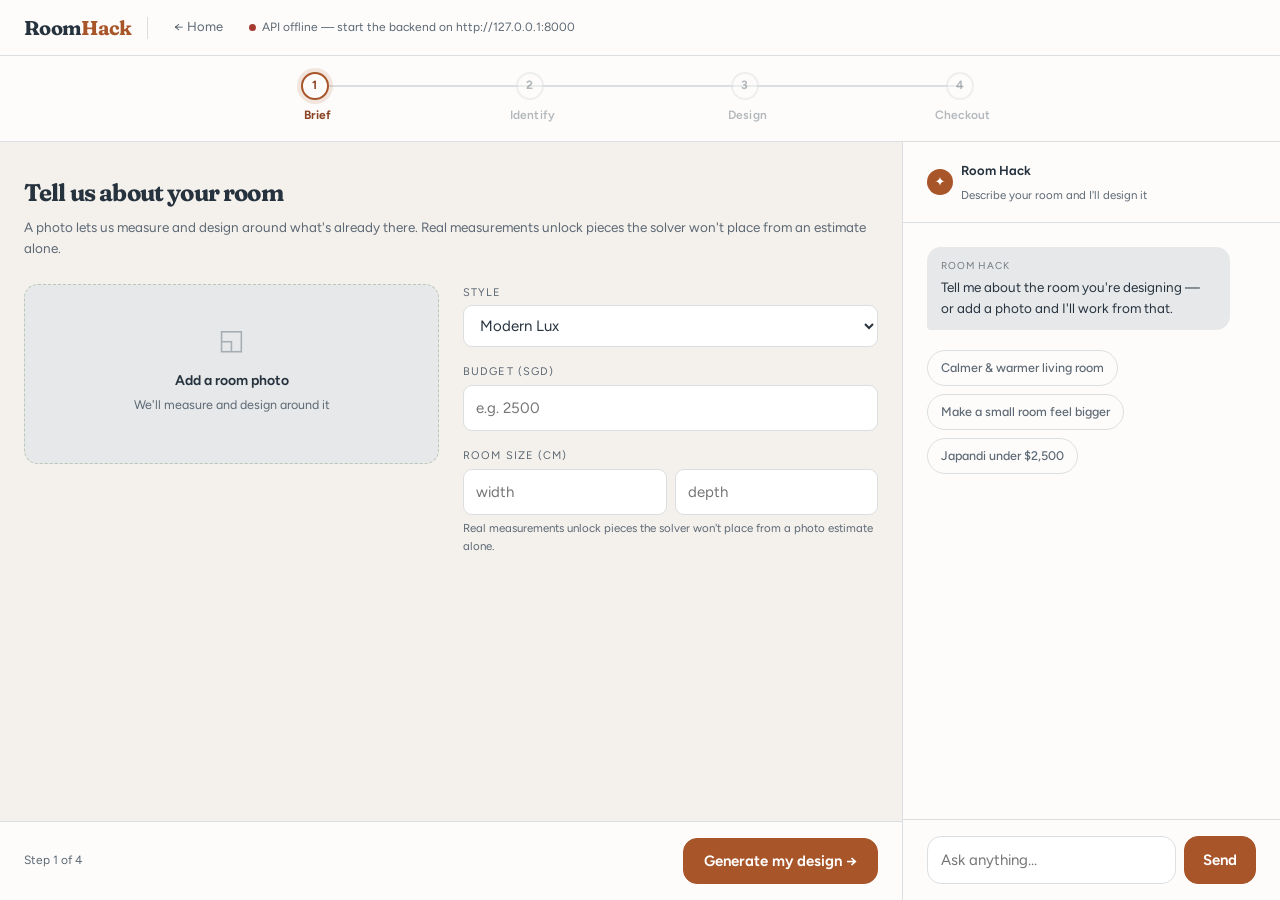
<file: frontend/app/index.html>
<!doctype html>
<html lang="en">
<head>
<meta charset="utf-8">
<meta name="viewport" content="width=device-width, initial-scale=1">
<title>Design workspace — Room Hack</title>
<link rel="preconnect" href="https://fonts.googleapis.com">
<link rel="preconnect" href="https://fonts.gstatic.com" crossorigin>
<link rel="stylesheet" href="https://fonts.googleapis.com/css2?family=Fraunces:opsz,wght@9..144,600;9..144,700;9..144,900&family=Figtree:wght@400..700&display=swap">
<link rel="stylesheet" href="../shared.css">
<style>
  /* --- App shell ----------------------------------------------------------
     A sequence, not a dashboard. The design moves through four stages -
     brief, identify, design, checkout - and the header stepper is the only
     navigation. One stage occupies the stage area at a time; the assistant
     sits in a rail beside it and persists across every stage, so help is
     never more than a glance away.

     Two decisions about the middle of that sequence:

     Identify is its own stage because it is its own product. "What is that
     chair and can I buy it?" is a smaller question than "furnish my room",
     it works on a photo of someone else's room, and it needs no budget,
     style or layout - so it should not sit behind a solve.

     Design is one stage rather than the two it began as (layout, swap).
     Those split a single loop - look at the render, swap a piece, look
     again - across a stage boundary, so the picture being judged was never
     on screen beside the alternatives being judged against it.

     Three fixed rows: header, stepper, body. The body is the only thing that
     scrolls, and each of its two columns scrolls independently - the composer
     must stay in reach no matter how long the transcript or the floor plan. */
  html, body { height:100%; }
  body { display:grid; grid-template-rows:auto auto 1fr; overflow:hidden; }

  .app-head {
    display:flex; align-items:center; gap:var(--s4);
    padding:0 var(--s5); height:56px;
    background:var(--panel); border-bottom:1px solid var(--line);
  }
  .app-head .back { color:var(--muted); text-decoration:none; font-size:13px; padding:6px 10px; border-radius:var(--r-pill); }
  .app-head .back:hover { background:var(--soft); color:var(--ink); }
  .app-head .sep { width:1px; height:22px; background:var(--line); }
  #run-status {
    display:flex; align-items:center; gap:7px; margin-left:auto;
    font-size:12px; color:var(--muted); background:var(--soft);
    padding:5px 12px; border-radius:var(--r-pill);
  }
  #health { font-size:12px; color:var(--muted); }

  /* --- Stepper ------------------------------------------------------------
     o----o----o. The connector is drawn as a single line behind the row rather
     than per-item borders, so the segments never drift apart at fractional
     widths. Each step is a button: reachable steps are clickable in both
     directions, so reviewing the cart and returning to the design costs
     nothing. */
  .stepper {
    background:var(--panel); border-bottom:1px solid var(--line);
    padding:var(--s4) var(--s5) var(--s3);
  }
  .steps {
    display:grid; grid-auto-flow:column; grid-auto-columns:1fr;
    max-width:860px; margin:0 auto; position:relative;
  }
  /* The rail sits behind the bubbles, inset by half a cell so it starts and
     ends at the first and last bubble rather than the row edge. With N equal
     columns that inset is 50/N percent, leaving 100 - 100/N of span between
     the end bubbles. --inset and --span are set from paintStepper() so the
     geometry follows the stage count instead of being re-derived by hand
     every time a stage is added or removed. */
  .steps::before {
    content:""; position:absolute; top:13px;
    left:var(--inset,12.5%); right:var(--inset,12.5%);
    height:2px; background:var(--line); z-index:0;
  }
  /* Progress fill: width is set from JS as a percentage of the rail. */
  .steps::after {
    content:""; position:absolute; top:13px; left:var(--inset,12.5%);
    width:var(--progress,0%); max-width:var(--span,75%);
    height:2px; background:var(--accent); z-index:0;
    transition:width .45s cubic-bezier(.4,0,.2,1);
  }

  .step {
    position:relative; z-index:1; width:auto; margin:0;
    background:transparent; border:0; border-radius:var(--r-md); padding:0 var(--s1) var(--s1);
    display:grid; justify-items:center; gap:6px;
    color:var(--muted); font-weight:600; cursor:default;
  }
  .step:hover:not(:disabled) { background:transparent; }
  .step .dot {
    width:28px; height:28px; border-radius:50%;
    display:grid; place-items:center;
    background:var(--panel); border:2px solid var(--line);
    font-size:12px; font-weight:700; color:var(--muted);
    transition:background .25s, border-color .25s, color .25s, transform .25s;
  }
  .step .label { font-size:12px; letter-spacing:.01em; transition:color .25s; }

  /* Behind you: a stage you actually passed through. Filled, clickable. */
  .step.done { cursor:pointer; }
  .step.done .dot { background:var(--accent); border-color:var(--accent); color:#fff; }
  .step.done .label { color:var(--ink); }
  .step.done:hover .dot { transform:scale(1.09); }

  /* Ahead of you but already reachable - its content exists, you just have
     not been there. Clickable and legible, but NOT filled: colouring these
     would show a completed journey the moment one generate populated every
     panel. Outlined rather than dimmed, so it still reads as available
     rather than locked. */
  .step.ahead { cursor:pointer; }
  .step.ahead .dot { background:var(--panel); border-color:var(--accent); color:var(--accent-dark); }
  .step.ahead .label { color:var(--ink); }
  .step.ahead:hover .dot { transform:scale(1.09); background:#a8552a14; }

  /* Current stage: ringed, so it reads as "you are here" rather than "done". */
  .step.current { cursor:pointer; }
  .step.current .dot {
    background:var(--panel); border-color:var(--accent); color:var(--accent-dark);
    box-shadow:0 0 0 4px #a8552a24;
  }
  .step.current .label { color:var(--accent-dark); font-weight:700; }

  /* Locked: nothing behind it yet. Dimmed and genuinely disabled, so the row
     shows the whole journey without pretending an empty stage is ready. */
  .step:disabled { opacity:.45; cursor:not-allowed; }

  @media (max-width:640px) {
    .step .label { display:none; }
    .stepper { padding:var(--s3) var(--s4); }
  }

  /* --- Body: stage + assistant rail --------------------------------------- */
  .app-body { display:grid; grid-template-columns:1fr minmax(320px,378px); min-height:0; }

  .stage { display:grid; grid-template-rows:1fr auto; min-height:0; background:var(--bg); }
  .stage-scroll { overflow-y:auto; min-height:0; padding:var(--s6) var(--s5); scrollbar-width:thin; }
  .view { max-width:900px; margin:0 auto; }
  .view > h3 { font-size:24px; margin-bottom:var(--s1); }
  .view > p.muted { font-size:13.5px; margin:0 0 var(--s5); }

  /* Each stage fades and lifts as it becomes current. Cheap, but it sells the
     sequence: content arrives rather than blinking into place. */
  .view:not([hidden]) { animation:rise .32s cubic-bezier(.2,.7,.3,1); }
  @keyframes rise { from { opacity:0; transform:translateY(8px); } to { opacity:1; transform:none; } }
  @media (prefers-reduced-motion:reduce) {
    .view:not([hidden]) { animation:none; }
    .steps::after { transition:none; }
  }

  /* --- Stage footer: the forward action ------------------------------------
     Every stage ends with one obvious next move, so the sequence is walkable
     without touching the stepper at all. */
  .stage-foot {
    display:flex; align-items:center; gap:var(--s3);
    padding:var(--s4) var(--s5); border-top:1px solid var(--line);
    background:var(--panel);
  }
  .stage-foot .step-of { font-size:12px; color:var(--muted); }
  .stage-foot .spacer { margin-left:auto; }
  .stage-foot button { width:auto; padding:10px 20px; border-radius:var(--r-md); }
  .stage-foot .back-btn { padding:10px 14px; }

  /* --- Assistant rail ------------------------------------------------------ */
  .rail {
    display:grid; grid-template-rows:auto minmax(0,1fr) auto; min-height:0;
    background:var(--panel); border-left:1px solid var(--line);
  }
  .rail-head {
    display:flex; align-items:center; gap:var(--s2);
    padding:var(--s4) var(--s5); border-bottom:1px solid var(--line);
  }
  .rail-head strong { font-family:var(--sans); font-size:13px; font-weight:650; }
  .rail-head .muted { font-size:11.5px; }
  .rail-mark {
    width:26px; height:26px; border-radius:50%; display:grid; place-items:center;
    background:var(--accent); color:#fff; font-size:13px; flex:none;
  }

  .transcript {
    overflow-y:auto; min-height:0;   /* without this the 1fr track refuses to
                                        shrink and content spills under the
                                        composer instead of scrolling */
    padding:var(--s5); display:flex; flex-direction:column; gap:var(--s3);
    scrollbar-width:thin;
  }
  .bubble {
    max-width:92%; padding:11px 14px; border-radius:var(--r-md) var(--r-md) var(--r-md) 4px;
    background:var(--soft); font-size:13.5px; line-height:1.55;
  }
  .bubble.user { align-self:flex-end; border-radius:var(--r-md) var(--r-md) 4px var(--r-md); background:var(--ink); color:#fff; }
  /* The assistant's reply carries bullets and paragraph breaks; without this it
     renders as one undifferentiated block of prose. */
  .reply p { margin:0 0 var(--s2); }
  .reply p:last-child { margin-bottom:0; }
  .reply ul { margin:0 0 var(--s2); padding-left:0; list-style:none; display:grid; gap:5px; }
  .reply ul:last-child { margin-bottom:0; }
  .reply li { position:relative; padding-left:var(--s4); }
  .reply li::before {
    content:""; position:absolute; left:5px; top:.62em; width:4px; height:4px;
    border-radius:50%; background:var(--accent);
  }
  .bubble small { display:block; opacity:.6; font-size:10px; margin-bottom:3px; text-transform:uppercase; letter-spacing:.1em; }

  /* --- Thinking trace -----------------------------------------------------
     The work the agent is doing, line by line, deliberately OUTSIDE a bubble:
     a bubble is something the assistant said, and this is not speech - it is
     the machine narrating itself. Unbubbled, muted and monospaced-ish, it
     reads as a log rather than a message, which is also what stops it being
     mistaken for the reply once the real answer arrives below it. */
  .think {
    display:flex; flex-direction:column; gap:2px;
    margin:0 0 var(--s1); padding-left:2px;
  }
  .think-line {
    display:flex; align-items:center; gap:var(--s2);
    font-size:12px; color:var(--muted); line-height:1.5;
    /* Each line fades up as it is added, so the trace reads as work arriving
       rather than a list that was always there. */
    animation:think-in .26s ease-out both;
  }
  @keyframes think-in { from { opacity:0; transform:translateY(3px); } to { opacity:1; transform:none; } }
  /* The marker is the state: a spinner while running, a tick once passed. */
  .think-mark {
    flex:none; width:12px; height:12px; display:grid; place-items:center;
  }
  .think-line.doing .think-mark::before {
    content:""; width:9px; height:9px; border-radius:50%;
    border:1.5px solid var(--line); border-top-color:var(--accent);
    animation:spin .7s linear infinite;
  }
  .think-line.done .think-mark::before {
    content:"✓"; font-size:10px; color:var(--ok); line-height:1;
  }
  .think-line.done { opacity:.62; }
  .think-line .think-text { min-width:0; }
  /* A finished step can carry what it actually found - "4.2 × 3.6 m", "174
     products" - so the trace reports rather than just ticks. */
  .think-line .think-note { color:var(--ink); opacity:.75; }
  @media (prefers-reduced-motion: reduce) {
    .think-line { animation:none; }
    .think-line.doing .think-mark::before { animation:none; }
  }

  .suggests { display:flex; flex-wrap:wrap; gap:var(--s2); margin-top:var(--s2); }
  .suggests button {
    width:auto; padding:7px 13px; border-radius:var(--r-pill); font-size:12.5px; font-weight:500;
    background:var(--panel); border:1px solid var(--line); color:var(--muted); text-align:left;
  }
  .suggests button:hover { background:var(--soft); border-color:var(--accent); color:var(--ink); }

  .composer { padding:var(--s4) var(--s5); border-top:1px solid var(--line); display:flex; gap:var(--s2); align-items:flex-end; }
  .composer textarea { flex:1; min-height:42px; max-height:140px; resize:none; border-radius:var(--r-md); padding:11px 13px; }
  .composer button { width:auto; padding:11px 18px; border-radius:var(--r-md); }

  /* --- Stage 1: the brief --------------------------------------------------
     Promoted out of the collapsed drawer it used to live in. It is the first
     thing anyone does, so it gets the stage rather than a <details>. */
  .brief-grid { display:grid; grid-template-columns:1fr 1fr; gap:var(--s5); align-items:start; }
  @media (max-width:820px) { .brief-grid { grid-template-columns:1fr; } }

  .drop {
    position:relative; display:block; border:1.5px dashed #b9c7b8; border-radius:var(--r-md);
    background:var(--soft); text-align:center; cursor:pointer; overflow:hidden; min-height:180px;
  }
  .drop:hover { border-color:var(--accent); }
  .drop input { position:absolute; inset:0; opacity:0; cursor:pointer; width:100%; height:100%; }
  .drop-prompt { padding:var(--s6) var(--s4); }
  .drop-prompt .mark { font-size:28px; opacity:.45; display:block; margin-bottom:var(--s2); }
  .drop-prompt strong { display:block; font-family:var(--sans); font-size:14px; font-weight:650; }
  .drop-prompt span { font-size:12.5px; color:var(--muted); }
  /* The room photo is shown whole, at its own aspect ratio.
     It is the input the entire design is derived from, so it has to be
     reviewable: `cover` on a fixed band cropped a portrait phone photo to a
     horizontal slice through the middle of the room. But simply switching to
     `contain` inside that same band is worse, not better - it shrinks the
     photo into a narrow strip between two grey bars.

     So the box follows the photo instead of the photo fitting the box: the
     element sizes to its own content, capped so a very tall portrait shot
     cannot push the form below the fold. `height:auto` is what lets a
     landscape photo stay short and a portrait one stay tall. */
  #photo-preview {
    display:block; width:100%; height:auto;
    max-height:min(52vh, 420px); object-fit:contain;
    background:var(--soft);
  }

  .field-label { display:block; font-size:11px; color:var(--muted); text-transform:uppercase; letter-spacing:.1em; margin:var(--s4) 0 var(--s1); }
  .field-label:first-child { margin-top:0; }
  .measure-row { display:grid; grid-template-columns:1fr 1fr; gap:var(--s2); }
  .hint { font-size:11.5px; color:var(--muted); margin:var(--s1) 0 0; }

  /* --- Empty states --------------------------------------------------------
     A stage that is reachable but not yet filled says what unlocks it, rather
     than showing a blank card. */
  .empty { display:grid; place-content:center; text-align:center; padding:var(--s8) var(--s6); color:var(--muted); }
  .empty h3 { font-size:22px; color:var(--ink); margin-bottom:var(--s2); }
  .empty p { max-width:400px; margin:0 auto; font-size:14px; }
  .empty .mark { font-size:38px; margin-bottom:var(--s4); opacity:.5; }

  .card { background:var(--panel); border:1px solid var(--line); border-radius:var(--r-md); padding:var(--s4); margin-bottom:var(--s4); }
  .card h2 { font-family:var(--sans); font-size:11px; text-transform:uppercase; letter-spacing:.12em; color:var(--muted); margin:0 0 var(--s3); }
  .actions { display:flex; gap:var(--s2); margin-top:var(--s4); }
  .actions button { margin:0; width:auto; }

  #floorplan svg {
    width:100%; height:auto; background:var(--panel);
    border:1px solid var(--line); border-radius:var(--r-md);
    font-family:var(--sans);
    /* A deep room renders a very tall plan, which pushed the legend off the
       bottom of the viewport - and the legend is now where the names live, so
       it has to be visible with the drawing. Capping the height and letting the
       SVG letterbox keeps both on screen at once. */
    max-height:min(56vh, 520px);
  }
  #floorplan svg text { font-family:var(--sans); }

  /* --- Floor plan legend --------------------------------------------------
     Names used to be written inside each footprint, which forced the label to
     be scaled to the piece - unreadable on a 38cm lamp, and pushed outside the
     box entirely when it would not fit. A numbered key moves every name out of
     the drawing: the plan carries one digit per piece, and the reading happens
     down here where there is room for the name, size and price. */
  #plan-legend { margin-top:var(--s3); }
  .legend {
    display:grid; grid-template-columns:repeat(auto-fill,minmax(330px,1fr));
    gap:2px var(--s4);
  }
  /* shared.css gives every bare `button` an accent fill and white text. The
     legend rows are buttons for keyboard reachability, so they have to opt out
     of the fill AND the colour - inheriting white text alone renders the names
     invisible against the card. */
  .legend-item {
    display:flex; align-items:center; gap:var(--s2);
    padding:6px 4px; border-radius:var(--r-sm); font-size:12.5px;
    background:none; border:0; width:100%; text-align:left; cursor:pointer;
    color:var(--ink); font-weight:500;
  }
  .legend-item:hover:not(:disabled) { background:var(--soft); border-color:transparent; }
  .legend-item:focus-visible { outline:2px solid var(--accent); outline-offset:1px; }
  /* The key. Number and colour together, because the swatch alone cannot
     identify a piece - two beige items get near-identical product colours. */
  .legend-key {
    flex:none; width:20px; height:20px; border-radius:5px;
    display:grid; place-items:center;
    font:700 11px var(--sans); color:#26333f;
    border:1.5px solid #26333f;
  }
  .legend-item.provisional .legend-key { border-style:dashed; }
  .legend-name { flex:1; min-width:0; overflow:hidden; text-overflow:ellipsis; white-space:nowrap; }
  .legend-dim { color:var(--muted); font-size:11px; white-space:nowrap; font-variant-numeric:tabular-nums; }
  /* Hovering a legend row lifts its piece in the plan, which is the whole
     point of the pairing - the key is only useful if it points at something. */
  #floorplan svg .piece.dim { opacity:.25; }
  #floorplan svg .piece.lift rect { stroke-width:4; }
  .legend-foot { color:var(--muted); font-size:12px; margin:var(--s3) 0 0; }

  .cart-line { display:grid; grid-template-columns:46px 1fr auto; gap:var(--s3); align-items:center; padding:10px 0; border-bottom:1px solid var(--line); }
  .cart-line:last-child { border-bottom:0; }
  /* Product shots are `contain`, not `cover`, everywhere they appear.
     A catalog photo is a picture OF a thing, framed to show the whole thing -
     cropping it to fill a square cuts the arms off an armchair and the shade
     off a lamp, which is exactly the information someone is scanning these
     thumbnails for. Letterboxing against the panel tint wastes a little space
     and keeps the silhouette, which is the better trade for a shopping list.
     The padding stops a pale product from bleeding into the plate behind it. */
  .cart-line img {
    width:46px; height:46px; object-fit:contain; border-radius:8px;
    background:var(--soft); padding:3px;
  }
  .cart-line-body { display:grid; } .cart-line-body span { font-size:12px; } .price { font-weight:700; }

  .alt-group { margin-bottom:var(--s5); }
  .alt-group h5 { font-family:var(--sans); font-size:11px; text-transform:uppercase; letter-spacing:.1em; color:var(--muted); margin:0 0 var(--s2); }
  .alt-row { display:grid; grid-template-columns:repeat(auto-fill,minmax(146px,1fr)); gap:var(--s3); }
  .alt {
    width:auto; margin:0; background:var(--panel); border:1px solid var(--line); color:var(--ink);
    border-radius:var(--r-md); padding:var(--s3); text-align:left; display:grid; gap:2px; font-weight:400;
  }
  .alt:hover:not(:disabled) { border-color:var(--accent); background:var(--panel); box-shadow:var(--shadow-md); transform:translateY(-1px); }
  .alt img {
    width:100%; height:88px; object-fit:contain; border-radius:var(--r-sm);
    background:var(--soft); padding:5px; margin-bottom:var(--s1);
  }
  .alt-name { font-weight:650; font-size:13px; }
  .alt .muted { font-size:11px; }
  .alt .delta { font-size:12px; font-weight:650; }
  .delta.up { color:var(--warn); } .delta.down { color:var(--ok); }
  .alt.unaffordable { opacity:.62; }
  .bundle { border:1px solid var(--line); border-radius:var(--r-md); padding:var(--s3); margin-bottom:var(--s3); background:var(--panel); }
  .bundle-head { display:flex; align-items:baseline; gap:var(--s2); flex-wrap:wrap; margin-bottom:var(--s1); }
  .bundle-label { font-size:11px; text-transform:uppercase; letter-spacing:.08em; font-weight:700; color:var(--accent-dark); }
  .bundle-add { margin-left:auto; font-weight:700; }
  .bundle-reason { font-size:12px; color:var(--muted); margin:0 0 var(--s2); }
  .bundle-items { display:flex; gap:var(--s2); flex-wrap:wrap; margin-bottom:var(--s2); }
  .bundle-piece { display:flex; align-items:center; gap:var(--s2); font-size:12px; border:1px solid var(--line); border-radius:var(--r-sm); padding:4px 8px; }
  .bundle-piece img {
    width:34px; height:34px; object-fit:contain; border-radius:4px;
    background:var(--soft); padding:2px;
  }
  .bundle-piece.owned { opacity:.6; }
  .bundle-flags { display:flex; gap:var(--s2); flex-wrap:wrap; }

  /* --- Shop the photo (reverse search) -------------------------------------
     One block per detected object: what we saw, then what we sell that looks
     like it. The `confident` distinction is load-bearing and must stay legible
     - a close match and a nearest-neighbour guess look identical otherwise. */
  .shop-group { margin-bottom:var(--s5); }
  .shop-group:last-child { margin-bottom:0; }
  .shop-head { display:flex; align-items:baseline; gap:var(--s2); flex-wrap:wrap; margin-bottom:2px; }
  .shop-what { font-weight:650; font-size:13px; }
  .shop-seen { font-size:12px; color:var(--muted); margin:0 0 var(--s2); }
  .shop-none { font-size:12px; color:var(--muted); }

  /* --- Accuracy controls (Identify stage) ----------------------------------
     These sit above the plain facts card because acting on them changes what
     the solver can place - they are the stage's actual work, not an aside. */
  .card.accuracy { border-color:#d8c3b4; background:linear-gradient(var(--panel),var(--panel)) padding-box; }
  .confirm-q { font-size:14.5px; margin:0 0 var(--s3); line-height:1.5; }
  .mini { display:grid; gap:4px; }
  .mini > span { font-size:11px; color:var(--muted); text-transform:uppercase; letter-spacing:.1em; }
  .check { display:flex; gap:var(--s2); align-items:flex-start; margin-top:var(--s3); font-size:13px; cursor:pointer; }
  .check input { width:16px; height:16px; flex:none; margin-top:2px; accent-color:var(--accent); }
  .unlocks {
    font-size:12.5px; color:var(--accent-dark); background:#a8552a14;
    border-radius:var(--r-sm); padding:8px 11px; margin:var(--s3) 0 0;
  }

  /* One opening per row. The wall and kind are selects because a free-text
     wall is a validation problem the backend already rejects. */
  .opening {
    display:grid; grid-template-columns:auto 1fr 1fr 1fr auto; gap:var(--s2);
    align-items:end; padding:var(--s3) 0; border-bottom:1px solid var(--line);
  }
  .opening:last-of-type { border-bottom:0; }
  .opening .kind {
    font-size:11px; font-weight:700; text-transform:uppercase; letter-spacing:.08em;
    color:var(--accent-dark); padding-bottom:10px; white-space:nowrap;
  }
  .opening select, .opening input { padding:7px 9px; font-size:13px; }
  .opening .drop-it {
    width:auto; background:transparent; border:0; color:var(--muted);
    font-size:16px; padding:6px 9px; border-radius:var(--r-sm); line-height:1;
  }
  .opening .drop-it:hover { background:var(--soft); color:var(--err); }
  .openings-none { font-size:13px; color:var(--muted); margin:0 0 var(--s2); }
  @media (max-width:640px) {
    .opening { grid-template-columns:auto 1fr auto; }
  }

  .render-img { width:100%; border-radius:var(--r-md); display:block; }
  .render-item { margin:0 0 var(--s4); }

  /* --- Skeletons ----------------------------------------------------------
     Placeholders shaped like the content that is coming, so a slow panel
     shows its layout instead of emptiness and nothing jumps when the real
     thing lands. One sweeping highlight rather than a pulse: a pulse reads
     as "broken", a sweep reads as "working".

     `prefers-reduced-motion` drops the sweep to a flat tint - the shape still
     communicates what is loading, without the movement. */
  .sk { position:relative; overflow:hidden; background:var(--soft); border-radius:var(--r-sm); }
  .sk::after {
    content:""; position:absolute; inset:0; transform:translateX(-100%);
    background:linear-gradient(90deg, transparent, #ffffffb0, transparent);
    animation:sk-sweep 1.35s ease-in-out infinite;
  }
  @keyframes sk-sweep { to { transform:translateX(100%); } }
  @media (prefers-reduced-motion:reduce) {
    .sk::after { animation:none; background:#ffffff55; transform:none; }
  }

  /* The render placeholder holds the image's own footprint. 4:3 matches the
     room photos the renderer returns, so the panel does not resize when the
     picture arrives. */
  .sk-render { width:100%; aspect-ratio:4/3; border-radius:var(--r-md); }
  .sk-line { height:11px; margin-top:var(--s2); }
  .sk-line.w60 { width:60%; }
  .sk-line.w40 { width:40%; }

  /* One match card: thumbnail plus two text lines, mirroring .shop-card. */
  .sk-cards { display:grid; gap:var(--s3); }
  .sk-card { display:grid; grid-template-columns:64px 1fr; gap:var(--s3); align-items:center; }
  .sk-thumb { width:64px; height:64px; border-radius:var(--r-sm); }

  /* A caption above a skeleton, so the wait is named rather than mysterious. */
  .sk-label { display:flex; align-items:center; gap:8px; margin-bottom:var(--s2); }
  .ask { padding:var(--s3); background:var(--soft); border-radius:var(--r-sm); margin-bottom:var(--s2); }
  .ask p { margin:0 0 var(--s1); font-size:13px; }

  /* Below the two-column threshold the rail stops being a sidebar and becomes
     the bottom half of the screen, so both stay usable on a phone. */
  @media (max-width:900px) {
    body { overflow:auto; }
    .app-body { grid-template-columns:1fr; }
    .rail { border-left:0; border-top:1px solid var(--line); }
    .transcript { max-height:42vh; }
    .stage-scroll { padding:var(--s5) var(--s4); }
  }
</style>
</head>
<body>

<header class="app-head">
  <a class="wordmark" href="../index.html">Room<span>Hack</span></a>
  <span class="sep"></span>
  <a class="back" href="../index.html">← Home</a>
  <div id="run-status" hidden></div>
  <span id="health">Checking API…</span>
</header>

<nav class="stepper" aria-label="Design progress">
  <div class="steps" id="steps">
    <button class="step current" id="step-brief" data-stage="brief"><span class="dot">1</span><span class="label">Brief</span></button>
    <button class="step" id="step-identify" data-stage="identify" disabled><span class="dot">2</span><span class="label">Identify</span></button>
    <button class="step" id="step-design"   data-stage="design"   disabled><span class="dot">3</span><span class="label">Design</span></button>
    <button class="step" id="step-checkout" data-stage="checkout" disabled><span class="dot">4</span><span class="label">Checkout</span></button>
  </div>
</nav>

<div class="app-body">

  <section class="stage">
    <div class="stage-scroll" id="stage-scroll">

      <!-- 1 · Brief -->
      <div class="view" id="view-brief">
        <h3>Tell us about your room</h3>
        <p class="muted">A photo lets us measure and design around what's already there. Real measurements unlock pieces the solver won't place from an estimate alone.</p>
        <div class="brief-grid">
          <div>
            <label class="drop" for="room-photo-input">
              <input id="room-photo-input" type="file" accept="image/*" aria-label="Upload room photo">
              <div class="drop-prompt" id="photo-prompt">
                <span class="mark">◱</span>
                <strong>Add a room photo</strong>
                <span>We'll measure and design around it</span>
              </div>
              <img id="photo-preview" alt="Your room" hidden>
            </label>
            <p class="hint" id="upload-name"></p>
          </div>

          <div>
            <label class="field-label" for="chat-style">Style</label>
            <select id="chat-style">
              <option>Modern Lux</option><option>Soft Minimal</option>
              <option>Warm Japandi</option><option>Bold Eclectic</option>
            </select>

            <label class="field-label" for="chat-budget">Budget (SGD)</label>
            <input id="chat-budget" type="number" min="0" placeholder="e.g. 2500">

            <label class="field-label">Room size (cm)</label>
            <div class="measure-row">
              <input id="room-width" type="number" min="0" placeholder="width" aria-label="Room width in cm">
              <input id="room-depth" type="number" min="0" placeholder="depth" aria-label="Room depth in cm">
            </div>
            <p class="hint">Real measurements unlock pieces the solver won't place from a photo estimate alone.</p>
            <p class="hint" id="brief-summary" hidden></p>
          </div>
        </div>
      </div>

      <!-- 2 · Identify ---------------------------------------------------
           Product discovery, and its own reason to open the app. Everything
           downstream assumes you want a whole room solved; this stage answers
           the narrower and far more common question - "what IS that, and can
           I buy it?" - about a photo that need not be of your own room.

           It comes before Design because it is the cheaper question. Finding
           one chair does not require a budget, a style or a layout, and
           someone who only wanted that should not have to sit through a
           solve to get it. What we read about the room follows underneath,
           since it is the same photo and the same look. -->
      <div class="view" id="view-identify" hidden>
        <h3>What's in the photo</h3>
        <p class="muted">Every piece we can see, matched against the catalog. Works on any room — it does not have to be yours.</p>

        <div class="card" id="panel-shop" hidden>
          <h2>Shop what's in the photo</h2>
          <p class="muted note-line" style="margin-top:0">Each piece we spotted, matched against the catalog.
             Close matches are marked; the rest are the nearest things we sell.</p>
          <div id="shop-matches"></div>
        </div>
        <div class="card" id="panel-room" hidden>
          <h2>Your room</h2>
          <div id="room-facts"></div>
        </div>
        <div class="empty" id="empty-identify">
          <div class="mark">◎</div>
          <h3>Nothing identified yet</h3>
          <p>Add a room photo in your brief and generate a design — we'll pick out the furniture in your photo and find what we sell that looks like it.</p>
        </div>
      </div>

      <!-- 3 · Design ------------------------------------------------------
           The solved room: a layout, painted into your photo, and the pieces
           you can trade in and out of it. Layout and swap are one screen
           because they are one loop - look at the render, swap a piece, look
           again - and splitting them made every iteration cost a navigation.

           The accuracy controls sit at the end. They change what the solver
           may place, so they belong to this stage rather than to Identify,
           but they are a refinement and not the main event. -->
      <div class="view" id="view-design" hidden>
        <h3>Your design</h3>
        <p class="muted">Solved against your room and yours to change — every swap re-solves the layout and re-prices the cart.</p>

        <div class="card" id="panel-render" hidden>
          <h2>In your room</h2>
          <p class="muted note-line" style="margin-top:0">An AI approximation of these products in your room — not a photograph.</p>
          <div id="renders"></div>
          <div class="actions" style="margin-top:var(--s3)">
            <button class="primary" id="rerender-swap" hidden>Update the visualization →</button>
          </div>
          <p class="muted note-line" id="swap-render-note" hidden>Showing your previous design — update to see the pieces you just swapped.</p>
        </div>
        <div class="card" id="panel-plan" hidden>
          <h2>Floor plan</h2>
          <p class="muted note-line" style="margin-top:0">Solved against your room's dimensions. Dashed outlines are provisional.</p>
          <div id="floorplan"></div>
          <div id="plan-legend"></div>
          <div id="plan-notes"></div>
        </div>
        <div class="card" id="panel-alts" hidden>
          <h2>Swap a piece</h2>
          <p class="muted note-line" style="margin-top:0">Every swap re-solves the layout and re-prices the cart — a different sofa may not fit.</p>
          <div id="alts"></div>
        </div>
        <div class="card" id="panel-bundles" hidden>
          <h2>Complete the set</h2>
          <p class="muted">Suggested from the product data — matching ranges and styling, not purchase history.</p>
          <div id="bundles"></div>
        </div>
        <div class="card accuracy" id="panel-confirm" hidden>
          <h2>Is this about right?</h2>
          <p class="confirm-q" id="confirm-question"></p>
          <div class="measure-row">
            <label class="mini">
              <span>Width</span>
              <input id="confirm-width" type="number" min="1" step="1" aria-label="Room width in cm">
            </label>
            <label class="mini">
              <span>Depth</span>
              <input id="confirm-depth" type="number" min="1" step="1" aria-label="Room depth in cm">
            </label>
          </div>
          <label class="check">
            <input id="confirm-irregular" type="checkbox">
            <span>Not a plain rectangle — it has an alcove, chimney breast or an L-shape</span>
          </label>
          <p class="unlocks" id="confirm-unlocks" hidden></p>
          <div class="actions">
            <button class="primary" id="confirm-accept">Yes, that's right</button>
            <button class="secondary" id="confirm-measured">I measured it exactly</button>
          </div>
          <p class="muted note-line">Confirming uses these numbers as-is. Choose “I measured it” only for
             real wall-to-wall figures — the solver holds tighter tolerances against them.</p>
        </div>
        <div class="card accuracy" id="panel-openings">
          <h2>Doors &amp; windows</h2>
          <p class="muted note-line" style="margin-top:0">Optional, and the single biggest thing you can add
             after dimensions — a door's swing has to stay clear of whatever we place.</p>
          <div id="openings-list"></div>
          <div class="actions">
            <button class="secondary" id="add-door">+ Add a door</button>
            <button class="secondary" id="add-window">+ Add a window</button>
          </div>
          <button class="primary" id="apply-openings" style="margin-top:var(--s3)" hidden>Re-solve with these →</button>
        </div>
        <div class="card" id="panel-ask" hidden>
          <h2>To place everything, we need</h2>
          <div id="asks"></div>
          <p class="muted note-line">Answer above, or add the measurements in your brief, then generate again.</p>
        </div>
        <div class="empty" id="empty-design">
          <div class="mark">◱</div>
          <h3>Nothing designed yet</h3>
          <p>Fill in your brief and generate — we'll solve a layout against your room's real dimensions and paint it into your photo.</p>
        </div>
      </div>

      <!-- 4 · Checkout -->
      <div class="view" id="view-checkout" hidden>
        <h3>Your cart</h3>
        <p class="muted">Everything in your design, priced by merchant.</p>
        <div class="card" id="panel-cart" hidden>
          <div id="cart-lines"></div>
          <div id="cart-total"></div>
          <p class="muted note-line" id="render-hint" hidden>Add a room photo in your brief to visualize this design in your own room.</p>
        </div>
        <div class="card" id="panel-checkout" hidden>
          <h2>Simulated order</h2>
          <div id="checkout"></div>
        </div>
        <div class="empty" id="empty-checkout">
          <div class="mark">◇</div>
          <h3>Cart is empty</h3>
          <p>Generate a layout and the pieces it places land here, priced and ready.</p>
        </div>
      </div>

    </div>

    <!-- One forward action per stage, so the sequence is walkable without
         ever touching the stepper. Labels and handlers are set from JS. -->
    <div class="stage-foot">
      <button class="secondary back-btn" id="stage-back" hidden>← Back</button>
      <span class="step-of" id="step-of">Step 1 of 5</span>
      <span class="spacer"></span>
      <button class="secondary" id="do-render" hidden disabled>Visualize</button>
      <button class="primary" id="stage-next">Generate my layout →</button>
    </div>
  </section>

  <aside class="rail">
    <div class="rail-head">
      <span class="rail-mark">✦</span>
      <div>
        <strong>Room Hack</strong><br>
        <span class="muted" id="rail-context">Here through every step</span>
      </div>
    </div>

    <div class="transcript" id="message-list">
      <div class="bubble">
        <small>Room Hack</small>
        Tell me about the room you're designing — or add a photo and I'll work from that.
      </div>
      <div class="suggests">
        <button data-suggest="Design my living room to feel calmer, warmer and more spacious.">Calmer &amp; warmer living room</button>
        <button data-suggest="I have a small apartment living room. Make it feel bigger.">Make a small room feel bigger</button>
        <button data-suggest="Design a Japandi living room under $2500.">Japandi under $2,500</button>
      </div>
    </div>

    <div class="composer">
      <textarea id="chat-message" rows="1" placeholder="Ask anything…" aria-label="Message Room Hack"></textarea>
      <button class="primary" id="chat-send">Send</button>
    </div>
  </aside>
</div>

<div class="pay-overlay" id="pay-overlay" hidden><div class="pay-sheet" role="dialog" aria-modal="true" aria-labelledby="pay-title">
  <div class="pay-head"><div><strong id="pay-title">Confirm your purchase</strong><span class="muted" id="pay-sub">Review before anything is charged</span></div><button class="pay-close" id="pay-close">Cancel</button></div>
  <div class="pay-body" id="pay-body"></div>
  <div class="pay-foot" id="pay-foot"></div>
</div></div>

<script src="../app.js"></script>
</body>
</html>
</file>
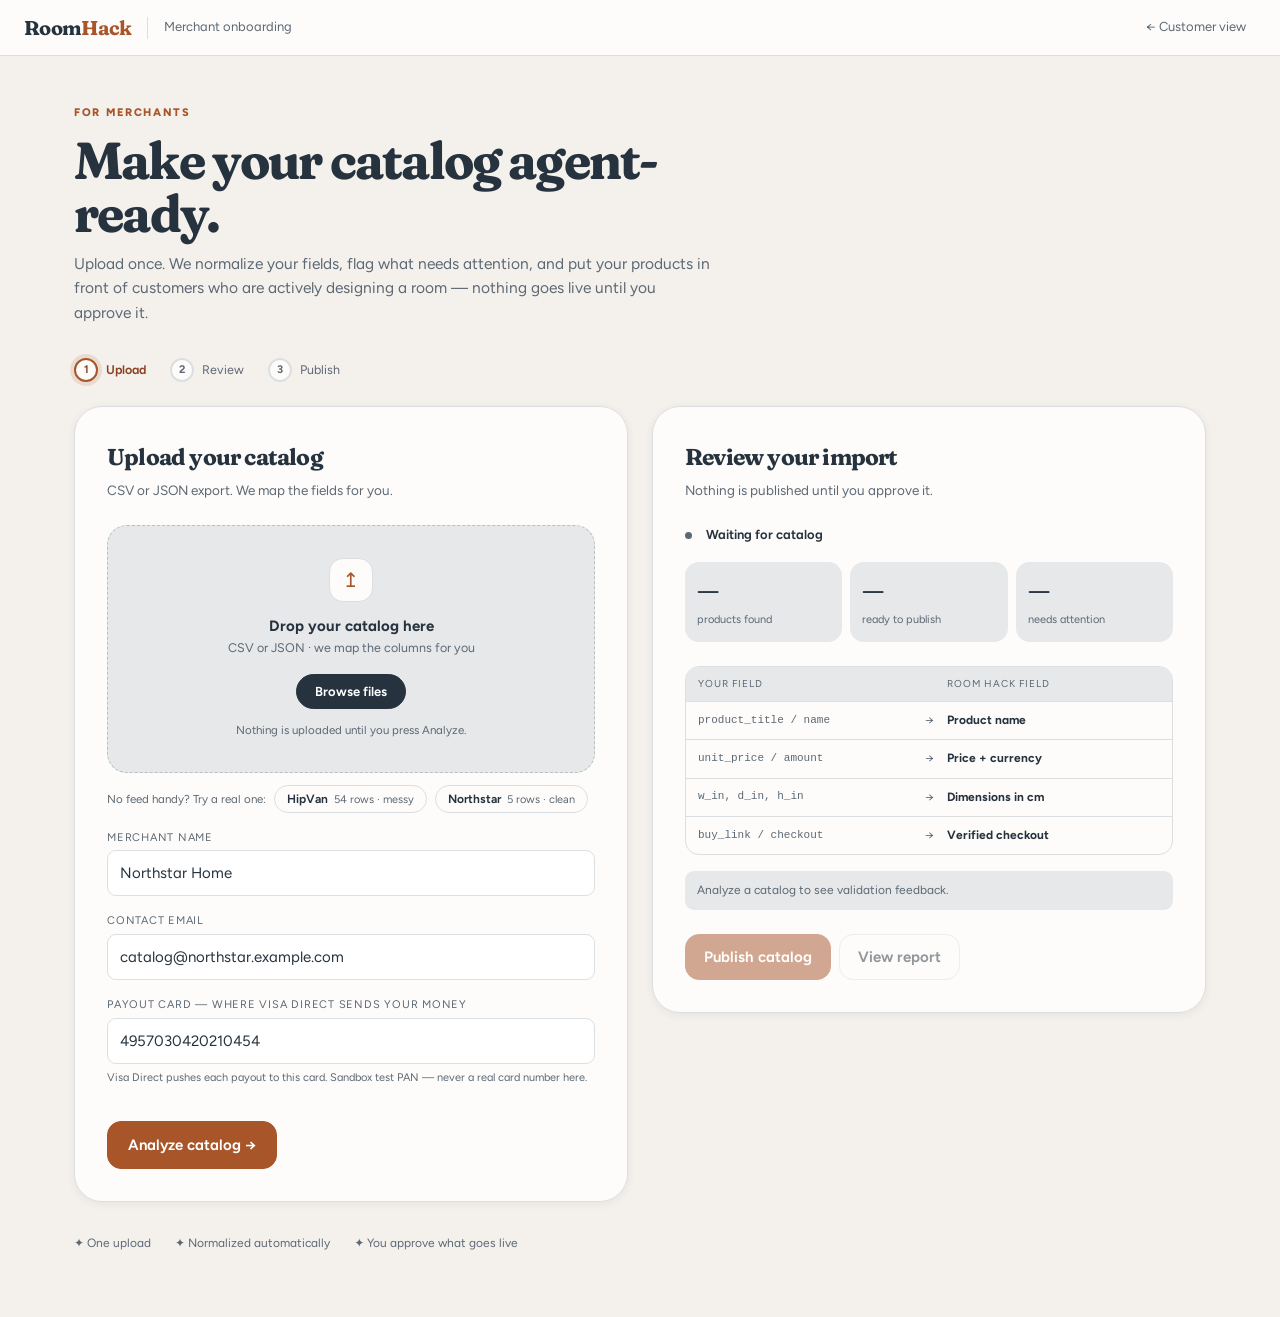
<file: frontend/merchant/index.html>
<!doctype html>
<html lang="en">
<head>
<meta charset="utf-8">
<meta name="viewport" content="width=device-width, initial-scale=1">
<title>Merchant onboarding — Room Hack</title>
<link rel="preconnect" href="https://fonts.googleapis.com">
<link rel="preconnect" href="https://fonts.gstatic.com" crossorigin>
<link rel="stylesheet" href="https://fonts.googleapis.com/css2?family=Fraunces:opsz,wght@9..144,600;9..144,700;9..144,900&family=Figtree:wght@400..700&display=swap">
<link rel="stylesheet" href="../shared.css">
<style>
  /* --- Merchant onboarding -------------------------------------------------
     Styled as a workspace, not a marketing page. Onboarding is work a merchant
     does once and wants to get through, so it borrows the app's shell rather
     than the landing page's hero: a fixed head bar, a numbered sequence, and
     two panels that hold the doing and the checking side by side.

     Everything below comes from shared.css tokens. The previous version of
     this page re-declared its own paddings, radii and dashed borders inline;
     any of those drifting from the app is exactly the mismatch this rewrite
     is meant to remove. */

  .app-head {
    display:flex; align-items:center; gap:var(--s4);
    padding:0 var(--s5); height:56px;
    background:var(--panel); border-bottom:1px solid var(--line);
    position:sticky; top:0; z-index:5;
  }
  .app-head .sep { width:1px; height:22px; background:var(--line); }
  .app-head .where { font-size:13px; color:var(--muted); }
  .app-head .back {
    margin-left:auto; color:var(--muted); text-decoration:none;
    font-size:13px; padding:6px 10px; border-radius:var(--r-pill);
  }
  .app-head .back:hover { background:var(--soft); color:var(--ink); }

  .sheet { max-width:1180px; margin:0 auto; padding:var(--s7) var(--s5) var(--s8); }

  /* --- Intro ---------------------------------------------------------------
     Deliberately short. A merchant who clicked "For merchants" has already
     been sold; what they need now is the first field. */
  .intro { max-width:640px; margin-bottom:var(--s6); }
  .eyebrow {
    color:var(--accent); font-size:11px; font-weight:800;
    letter-spacing:.15em; text-transform:uppercase;
  }
  .intro h1 { font-size:clamp(32px,4.4vw,52px); line-height:1.02; margin:var(--s3) 0; }
  .intro p { color:var(--muted); font-size:15.5px; margin:0; }

  /* --- Sequence rail -------------------------------------------------------
     The app teaches its stages with a numbered stepper, so onboarding uses the
     same vocabulary: three numbered beats, the current one ringed in accent.
     Static here - it marks where you are in a short flow, it is not a router. */
  .beats { display:flex; gap:var(--s5); flex-wrap:wrap; margin:var(--s6) 0 var(--s5); }
  .beat { display:flex; align-items:center; gap:var(--s2); font-size:12.5px; color:var(--muted); }
  .beat b {
    width:24px; height:24px; border-radius:50%; display:grid; place-items:center;
    background:var(--panel); border:2px solid var(--line);
    font-size:11px; font-weight:700; color:var(--muted);
  }
  .beat.on { color:var(--accent-dark); font-weight:650; }
  .beat.on b { border-color:var(--accent); color:var(--accent-dark); box-shadow:0 0 0 4px #a8552a24; }

  .grid { display:grid; grid-template-columns:1fr 1fr; gap:var(--s5); align-items:start; }
  /* Grid items default to min-width:auto, so the widest thing inside a column -
     the preview table - would stretch the column past its 1fr share and push
     the page sideways. min-width:0 lets the table scroll inside the card
     instead of widening it. */
  .grid > .card { min-width:0; }

  .card {
    background:var(--panel); border:1px solid var(--line);
    border-radius:var(--r-xl); padding:var(--s6); box-shadow:var(--shadow-sm);
    /* The card sizes from the grid column, never from its widest child. */
    min-width:0; max-width:100%;
  }
  .card h2 { font-size:23px; margin-bottom:var(--s1); }
  .card > p.muted { font-size:13.5px; margin:0 0 var(--s5); }

  /* --- Dropzone ------------------------------------------------------------
     The file input is the action, so it is the whole target rather than a
     button parked underneath one. */
  /* A column rather than a text block: the icon, the two lines of copy and the
     button each need their own row, and centred inline content puts the button
     alongside the caption instead of under it. */
  .drop {
    border:1.5px dashed #b5c2bd; background:var(--soft);
    border-radius:var(--r-lg); padding:var(--s6) var(--s5); text-align:center;
    display:flex; flex-direction:column; align-items:center;
    transition:border-color .2s, background .2s;
  }
  .drop:hover, .drop.over { border-color:var(--accent); background:#a8552a0d; }
  .drop .ico {
    width:44px; height:44px; margin:0 0 var(--s3); border-radius:14px;
    display:grid; place-items:center; font-size:20px;
    background:var(--panel); border:1px solid var(--line); color:var(--accent);
  }
  .drop strong { display:block; font-size:15px; }
  .drop .muted { font-size:12.5px; }
  /* The native file input is visually hopeless and unstyleable across
     browsers, so it is taken out of the layout and driven by the label
     beside it. Kept focusable rather than display:none so it still reaches
     the keyboard and reports its own validation. */
  .drop input[type=file] {
    position:absolute; width:1px; height:1px; padding:0; margin:-1px;
    overflow:hidden; clip:rect(0 0 0 0); white-space:nowrap; border:0;
  }
  .drop .pick {
    display:inline-block; margin-top:var(--s4); padding:9px 18px;
    border-radius:var(--r-pill); background:var(--ink); color:#fff;
    font:650 13px var(--sans); cursor:pointer; border:1px solid var(--ink);
    transition:background .18s ease, border-color .18s ease;
  }
  .drop .pick:hover { background:var(--accent-dark); border-color:var(--accent-dark); }
  /* The focus ring belongs on the label, since that is what the user sees -
     the input itself is off-screen. */
  .drop input[type=file]:focus-visible + .pick {
    outline:3px solid var(--accent-dark); outline-offset:3px;
  }
  .drop .hint { display:block; margin-top:var(--s3); font-size:11.5px; color:var(--muted); }

  /* Sample feeds. Secondary to the dropzone - an escape hatch for someone
     without a catalog to hand, not the main path. */
  .samples { display:flex; align-items:center; gap:var(--s2); flex-wrap:wrap; margin-top:var(--s3); }
  .samples-label { font-size:11.5px; color:var(--muted); }
  .sample {
    width:auto; margin:0; padding:6px 12px; border-radius:var(--r-pill);
    background:var(--panel); border:1px solid var(--line); color:var(--ink);
    font:650 12px var(--sans); cursor:pointer; display:inline-flex; gap:6px; align-items:baseline;
  }
  .sample span { font-weight:400; font-size:11px; color:var(--muted); }
  .sample:hover:not(:disabled) { background:var(--soft); border-color:var(--muted); color:var(--ink); }

  /* --- Chosen file + preview ------------------------------------------------
     A file name alone does not tell a merchant whether they grabbed the right
     export. The first rows do, so the picked file collapses into a compact
     bar and the parsed head of the file is shown beneath it. */
  .picked {
    display:flex; align-items:center; gap:var(--s3); margin-top:var(--s4);
    padding:11px var(--s3); border:1px solid var(--line);
    border-radius:var(--r-md); background:var(--soft);
  }
  .picked .fname { font:650 13px var(--sans); overflow:hidden; text-overflow:ellipsis; white-space:nowrap; }
  .picked .fmeta { font-size:11.5px; color:var(--muted); }
  .picked .grow { min-width:0; flex:1; }
  .picked button {
    width:auto; margin:0; padding:5px 12px; font-size:12px;
    border-radius:var(--r-pill); background:transparent;
    border:1px solid var(--line); color:var(--muted);
  }
  .picked button:hover:not(:disabled) { background:var(--panel); color:var(--ink); border-color:var(--muted); }

  /* The preview table scrolls in both directions inside its own box: a wide
     catalog must not widen the card or push the page sideways. */
  /* Width is pinned at every level rather than left to inheritance. The table
     is deliberately wider than the card (width:max-content), and a single
     ancestor that sizes to its content instead of its parent is enough to let
     that width escape and push the page sideways. max-width:100% + min-width:0
     makes each box size from the card down, never from the table up. */
  .preview {
    margin-top:var(--s4); border:1px solid var(--line);
    border-radius:var(--r-md); overflow:hidden;
    max-width:100%; min-width:0;
  }
  .preview-head {
    display:flex; align-items:center; justify-content:space-between; gap:var(--s2);
    padding:8px var(--s3); background:var(--soft); border-bottom:1px solid var(--line);
  }
  .preview-head span { font-size:10.5px; text-transform:uppercase; letter-spacing:.1em; color:var(--muted); }
  /* The only element allowed to scroll horizontally. overscroll-behavior-x
     keeps a trackpad swipe inside the table from chaining to the page. */
  .preview-scroll {
    overflow-x:auto; overflow-y:auto; max-height:230px;
    max-width:100%; min-width:0; overscroll-behavior-x:contain;
  }
  .preview table { border-collapse:collapse; width:max-content; min-width:100%; font-size:11.5px; }
  .preview th, .preview td {
    text-align:left; padding:7px var(--s3); border-bottom:1px solid var(--line);
    white-space:nowrap; max-width:190px; overflow:hidden; text-overflow:ellipsis;
  }
  .preview th {
    position:sticky; top:0; background:var(--panel); z-index:1;
    font:650 10.5px var(--mono); color:var(--muted);
    text-transform:uppercase; letter-spacing:.06em;
  }
  .preview td { color:var(--ink); font-family:var(--mono); font-size:11px; }
  .preview tbody tr:last-child td { border-bottom:0; }
  .preview tbody tr:nth-child(even) { background:#00000004; }
  .preview .rownum { color:var(--muted); text-align:right; padding-right:var(--s2); }

  /* Labelled field, matching the app's .fld: uppercase micro-label above the
     control, so a form scans as a column of labels rather than of boxes. */
  .fld { display:block; margin-top:var(--s4); }
  .fld > span {
    display:block; font-size:11px; color:var(--muted); margin-bottom:var(--s1);
    text-transform:uppercase; letter-spacing:.07em;
  }

  .fld-note { display:block; margin-top:6px; font-size:11px; color:var(--muted); line-height:1.45; }

  .card > button { margin-top:var(--s5); width:auto; padding:11px 20px; border-radius:var(--r-md); }

  /* --- Review panel --------------------------------------------------------- */
  .status {
    display:flex; align-items:center; gap:var(--s2);
    font-size:13px; font-weight:650; margin-bottom:var(--s4);
  }
  .stats { display:grid; grid-template-columns:repeat(3,1fr); gap:var(--s2); }
  .stat { padding:var(--s3); background:var(--soft); border-radius:var(--r-md); }
  .stat b { display:block; font:700 26px var(--serif); letter-spacing:-.035em; }
  .stat span { font-size:11px; color:var(--muted); }

  /* Field mapping. The merchant's column names on the left, ours on the right -
     the one thing they most need to check before publishing. */
  .map { border:1px solid var(--line); border-radius:var(--r-md); overflow:hidden; margin-top:var(--s5); }
  .map-row {
    display:grid; grid-template-columns:1fr 20px 1fr; gap:var(--s2);
    padding:9px var(--s3); border-bottom:1px solid var(--line); font-size:12px;
    align-items:center;
  }
  .map-row:last-child { border-bottom:0; }
  /* Both sides hold merchant data - a column name on the left, a resolved
     value (often a long checkout URL) on the right. Neither has spaces to
     break at, so without an explicit wrap rule they set the row's minimum
     width and push the whole page sideways. */
  .map-row > * { min-width:0; overflow-wrap:anywhere; }
  .map-row .from { color:var(--muted); font-family:var(--mono); font-size:11px; }
  .map-row .arrow { color:var(--muted); text-align:center; }
  .map-head { background:var(--soft); }
  .map-head span {
    font-size:10px; text-transform:uppercase; letter-spacing:.1em;
    color:var(--muted); font-family:var(--sans);
  }

  .notice { border-radius:var(--r-sm); padding:10px var(--s3); font-size:12px; margin-top:var(--s4); background:var(--soft); color:var(--muted); overflow-wrap:anywhere; }

  /* Rejected rows, as reported by the server. Scrolls rather than growing:
     a 400-row feed with 60 problems must not push the Publish button off
     the page. */
  .errs { margin-top:var(--s3); border:1px solid var(--line); border-radius:var(--r-md); max-height:190px; overflow-y:auto; }
  .errs:empty { display:none; }
  .err-row { display:grid; grid-template-columns:auto 1fr; gap:var(--s2); padding:8px var(--s3); border-bottom:1px solid var(--line); font-size:11.5px; align-items:baseline; }
  .err-row:last-child { border-bottom:0; }
  .err-row > * { min-width:0; }
  .err-row .who { font-family:var(--mono); font-size:10.5px; color:var(--muted); white-space:nowrap; }
  /* Server messages quote SKUs and URLs verbatim; they must wrap. */
  .err-row .what { color:var(--ink); overflow-wrap:anywhere; }
  .err-row.warn .what { color:var(--warn); }
  .notice.warn { background:#fbf0dc; color:var(--warn); }
  .notice.ok { background:#e6f2ea; color:#2f6b47; }

  .actions { display:flex; gap:var(--s2); margin-top:var(--s5); }
  .actions button { width:auto; padding:10px 18px; border-radius:var(--r-md); }

  .trust { display:flex; gap:var(--s5); flex-wrap:wrap; margin-top:var(--s6); color:var(--muted); font-size:12px; }

  /* --- Report ---------------------------------------------------------------
     Previously the report overwrote the one-line notice, so it could only ever
     say a sentence. It is its own panel now: what published, how it is
     searchable, and what is live - the three things a merchant actually asks
     after an upload. */
  .report { margin-top:var(--s5); border-top:1px solid var(--line); padding-top:var(--s5); }
  .report[hidden] { display:none; }
  .report h3 { font-size:15px; margin:0 0 var(--s1); }
  .report > p.muted { font-size:12px; margin:0 0 var(--s4); overflow-wrap:anywhere; }

  .rep-rows { display:grid; gap:var(--s2); }
  .rep-row {
    display:grid; grid-template-columns:18px 1fr auto; gap:var(--s3);
    align-items:baseline; padding:10px var(--s3);
    border:1px solid var(--line); border-radius:var(--r-md); font-size:12.5px;
  }
  .rep-row .mark { font-size:13px; line-height:1.2; }
  .rep-row.ok   { background:#e6f2ea3d; border-color:#bfdcc9; }
  .rep-row.ok   .mark { color:var(--ok); }
  .rep-row.warn { background:#fbf0dc5c; border-color:#e8d3a8; }
  .rep-row.warn .mark { color:var(--warn); }
  .rep-row > * { min-width:0; }
  .rep-row b { display:block; font-weight:650; overflow-wrap:anywhere; }
  .rep-row .detail { color:var(--muted); font-size:11.5px; margin-top:2px; overflow-wrap:anywhere; }
  .rep-row .num { font:700 15px var(--serif); font-variant-numeric:tabular-nums; white-space:nowrap; }

  /* What actually went live, so "published" is something the merchant can see
     rather than a number they have to trust. */
  .rep-items { margin-top:var(--s4); border:1px solid var(--line); border-radius:var(--r-md); overflow:hidden; }
  .rep-items .cap {
    padding:8px var(--s3); background:var(--soft); border-bottom:1px solid var(--line);
    font-size:10.5px; text-transform:uppercase; letter-spacing:.1em; color:var(--muted);
  }
  .rep-list { max-height:200px; overflow-y:auto; }
  .rep-item {
    display:grid; grid-template-columns:1fr auto auto; gap:var(--s3);
    align-items:center; padding:8px var(--s3);
    border-bottom:1px solid var(--line); font-size:12px;
  }
  .rep-item:last-child { border-bottom:0; }
  .rep-item .t { overflow:hidden; text-overflow:ellipsis; white-space:nowrap; }
  .rep-item .p { font-variant-numeric:tabular-nums; color:var(--muted); }
  /* Per-product image-search state: the honest answer to "why can't I find
     this by photo", shown per row rather than only as a feed-level warning. */
  .rep-item .img-state {
    font-size:10px; padding:2px 8px; border-radius:var(--r-pill);
    font-weight:650; letter-spacing:.03em; white-space:nowrap;
  }
  .rep-item .img-state.yes { background:#e3efe8; color:var(--ok); }
  .rep-item .img-state.no  { background:var(--soft); color:var(--muted); }

  @media (max-width:860px) {
    .grid { grid-template-columns:1fr; }
    .sheet { padding:var(--s6) var(--s4) var(--s7); }
  }
</style>
</head>
<body>

<header class="app-head">
  <a class="wordmark" href="../index.html">Room<span>Hack</span></a>
  <span class="sep"></span>
  <span class="where">Merchant onboarding</span>
  <a class="back" href="../index.html">← Customer view</a>
</header>

<main class="sheet">

  <section class="intro">
    <div class="eyebrow">For merchants</div>
    <h1>Make your catalog agent-ready.</h1>
    <p>Upload once. We normalize your fields, flag what needs attention, and put your products in front of customers who are actively designing a room — nothing goes live until you approve it.</p>
  </section>

  <div class="beats">
    <span class="beat on" id="beat-1"><b>1</b>Upload</span>
    <span class="beat" id="beat-2"><b>2</b>Review</span>
    <span class="beat" id="beat-3"><b>3</b>Publish</span>
  </div>

  <div class="grid">

    <section class="card">
      <h2>Upload your catalog</h2>
      <p class="muted">CSV or JSON export. We map the fields for you.</p>

      <div class="drop" id="drop">
        <div class="ico">↥</div>
        <strong>Drop your catalog here</strong>
        <span class="muted">CSV or JSON · we map the columns for you</span>
        <input id="catalog-file" type="file" accept=".csv,.json">
        <label class="pick" for="catalog-file">Browse files</label>
        <span class="hint">Nothing is uploaded until you press Analyze.</span>
      </div>

      <!-- Real merchant exports, for trying the flow without one to hand. They
           are deliberately unlike our schema - that is what the mapping and
           the estimator have to earn. -->
      <div class="samples">
        <span class="samples-label">No feed handy? Try a real one:</span>
        <button type="button" class="sample" data-file="../samples/hipvan_catalog.csv"
                data-name="hipvan_catalog.csv">
          HipVan <span>54 rows · messy</span>
        </button>
        <button type="button" class="sample" data-file="../samples/northstar_catalog.csv"
                data-name="northstar_catalog.csv">
          Northstar <span>5 rows · clean</span>
        </button>
      </div>

      <!-- Filled in once a file is chosen: the name and size, plus the parsed
           head of the file so the merchant can see they grabbed the right
           export before spending a round trip on it. -->
      <div class="picked" id="picked" hidden>
        <div class="grow">
          <div class="fname" id="picked-name"></div>
          <div class="fmeta" id="picked-meta"></div>
        </div>
        <button type="button" id="picked-clear">Remove</button>
      </div>

      <div class="preview" id="preview" hidden>
        <div class="preview-head">
          <span>File preview</span>
          <span id="preview-note"></span>
        </div>
        <div class="preview-scroll"><table id="preview-table"></table></div>
      </div>

      <label class="fld" for="merchant-name">
        <span>Merchant name</span>
        <input id="merchant-name" value="Northstar Home">
      </label>
      <label class="fld" for="merchant-email">
        <span>Contact email</span>
        <input id="merchant-email" value="catalog@northstar.example.com">
      </label>
      <label class="fld" for="merchant-payout">
        <span>Payout card — where Visa Direct sends your money</span>
        <input id="merchant-payout" value="4957030420210454" inputmode="numeric"
               autocomplete="off" spellcheck="false">
        <small class="fld-note">Visa Direct pushes each payout to this card. Sandbox
        test PAN — never a real card number here.</small>
      </label>

      <button class="primary" id="analyze">Analyze catalog →</button>
    </section>

    <section class="card">
      <h2>Review your import</h2>
      <p class="muted">Nothing is published until you approve it.</p>

      <div class="status"><span class="dot" id="status-dot"></span><span id="status">Waiting for catalog</span></div>

      <div class="stats">
        <div class="stat"><b id="products">—</b><span>products found</span></div>
        <div class="stat"><b id="ready">—</b><span>ready to publish</span></div>
        <div class="stat"><b id="warnings">—</b><span>needs attention</span></div>
      </div>

      <div class="map">
        <div class="map-row map-head"><span>Your field</span><span></span><span>Room Hack field</span></div>
        <div id="map-body">
          <div class="map-row"><span class="from">product_title / name</span><span class="arrow">→</span><b>Product name</b></div>
          <div class="map-row"><span class="from">unit_price / amount</span><span class="arrow">→</span><b>Price + currency</b></div>
          <div class="map-row"><span class="from">w_in, d_in, h_in</span><span class="arrow">→</span><b>Dimensions in cm</b></div>
          <div class="map-row"><span class="from">buy_link / checkout</span><span class="arrow">→</span><b>Verified checkout</b></div>
        </div>
      </div>

      <div class="notice" id="feedback">Analyze a catalog to see validation feedback.</div>
      <div class="errs" id="errors"></div>

      <div class="actions">
        <button class="primary" id="publish" disabled>Publish catalog</button>
        <button class="secondary" id="report" disabled>View report</button>
      </div>

      <!-- The import report. Hidden until asked for, because before a publish
           there is nothing true to put in it. -->
      <section class="report" id="report-panel" hidden>
        <h3>Import report</h3>
        <p class="muted" id="report-sub"></p>
        <div class="rep-rows" id="report-rows"></div>
        <div class="rep-items" id="report-items" hidden>
          <div class="cap" id="report-items-cap">Published products</div>
          <div class="rep-list" id="report-list"></div>
        </div>
      </section>
    </section>

  </div>

  <div class="trust">
    <span>✦ One upload</span>
    <span>✦ Normalized automatically</span>
    <span>✦ You approve what goes live</span>
  </div>

</main>

<script>
/* Merchant onboarding, wired to the real API.
   Onboard -> upload (preview) -> upload (publish), against the same endpoints
   the signed CLI flow uses. Nothing here is simulated: the counts, the field
   mapping and the rejected rows all come back from the server.

   SECURITY NOTE: this page holds the merchant's API secret in the browser and
   signs requests client-side, which is acceptable only because this is a demo
   console. A real merchant integration signs on its own server and never ships
   the secret to a browser - the secret is the credential, and anything holding
   it can publish products a shopper can be charged for. The signing scheme is
   identical either way; only the location of the secret differs. */
const API = (localStorage.getItem("roomhack_api") || "http://127.0.0.1:8000").replace(/\/$/, "");
const $ = id => document.getElementById(id);

/* Credentials persist so a reload doesn't strand the merchant with a catalog
   published under an account it can no longer authenticate as. */
const STORE = "roomhack_merchant";
let cred = null;
try { cred = JSON.parse(localStorage.getItem(STORE) || "null"); } catch { cred = null; }

/* The last previewed file, held so Publish re-sends the exact same bytes the
   merchant reviewed rather than whatever is in the picker by then. */
let previewed = null;

function setBeat(n) {
  [1, 2, 3].forEach(i => $("beat-" + i).classList.toggle("on", i === n));
}

function setNotice(text, kind) {
  const el = $("feedback");
  el.textContent = text;
  el.className = "notice" + (kind ? " " + kind : "");
}

function setStatus(text, kind) {
  $("status-dot").className = "dot" + (kind ? " " + kind : "");
  $("status").textContent = text;
}

function setStats(found, ready, warn) {
  $("products").textContent = found;
  $("ready").textContent = ready;
  $("warnings").textContent = warn;
}

function busy(on, label) {
  $("analyze").disabled = on;
  if (on) setStatus(label, "");
}

/* --- Signing -------------------------------------------------------------
   Must byte-match backend/merchants.py:sign_request -
   HMAC-SHA256 over "METHOD\npath\ntimestamp\nnonce\nbody", hex-encoded.
   The body is signed as the raw request bytes, so a multipart upload signs
   the assembled multipart payload, not the file alone. */
async function sign(method, path, body) {
  const ts = String(Date.now() / 1000);
  const nonce = crypto.randomUUID().replace(/-/g, "");
  const key = await crypto.subtle.importKey(
    "raw", new TextEncoder().encode(cred.secret),
    { name: "HMAC", hash: "SHA-256" }, false, ["sign"]
  );
  const msg = `${method.toUpperCase()}\n${path}\n${ts}\n${nonce}\n${body}`;
  const mac = await crypto.subtle.sign("HMAC", key, new TextEncoder().encode(msg));
  const sig = [...new Uint8Array(mac)].map(b => b.toString(16).padStart(2, "0")).join("");
  return {
    "x-merchant-key": cred.key_id,
    "x-merchant-signature": sig,
    "x-merchant-timestamp": ts,
    "x-merchant-nonce": nonce,
  };
}

/* Build the multipart body by hand. FormData would be simpler, but the
   browser picks its own boundary and won't reveal the assembled bytes - and
   we must sign exactly what we send. */
function multipart(fields, file, text) {
  const boundary = "----RoomHack" + crypto.randomUUID().replace(/-/g, "");
  let body = "";
  for (const [k, v] of Object.entries(fields)) {
    body += `--${boundary}\r\nContent-Disposition: form-data; name="${k}"\r\n\r\n${v}\r\n`;
  }
  const type = file.name.toLowerCase().endsWith(".json") ? "application/json" : "text/csv";
  body += `--${boundary}\r\nContent-Disposition: form-data; name="file"; filename="${file.name}"\r\n`
        + `Content-Type: ${type}\r\n\r\n${text}\r\n`;
  body += `--${boundary}--\r\n`;
  return { body, boundary };
}

/* Errors come back as {detail: ...} where detail is a string or FastAPI's
   validation array. Surface the server's own words - they name the row and
   the field, which is the only thing that makes a rejection actionable. */
async function readError(res) {
  let detail;
  try { detail = (await res.json()).detail; } catch { return `HTTP ${res.status}`; }
  if (typeof detail === "string") return detail;
  if (Array.isArray(detail)) return detail.map(d => d.msg || JSON.stringify(d)).join("; ");
  return `HTTP ${res.status}`;
}

/* --- Onboarding ----------------------------------------------------------
   Runs once, lazily, on the first analyze. The account comes back `pending`
   with can_sell true and can_settle false: it may publish immediately but
   cannot be paid until KYC clears, which is the platform's call, not ours. */
async function ensureMerchant() {
  if (cred) return cred;
  const name = $("merchant-name").value.trim() || "Northstar Home";
  const email = $("merchant-email").value.trim() || "catalog@northstar.example.com";
  // Where Visa Direct pushes this merchant's share. Collected at onboarding
  // because settlement refuses outright without it - a merchant that can sell
  // but has no payout account accrues a balance nobody can pay.
  const payout_pan = $("merchant-payout").value.replace(/\s+/g, "");
  let res = await fetch(`${API}/api/merchant/onboard`, {
    method: "POST",
    headers: { "content-type": "application/json" },
    body: JSON.stringify({ name, email, payout_pan }),
  });

  // Merchant names are unique, so re-onboarding after this browser dropped its
  // credential collides with the account still on the server - and the secret
  // for that one cannot be recovered, by design. Fall back to a suffixed name
  // so the demo proceeds rather than dead-ending on a 409 that the merchant
  // has no way to resolve from this page.
  if (res.status === 409) {
    const alt = `${name} ${String(Date.now()).slice(-4)}`;
    res = await fetch(`${API}/api/merchant/onboard`, {
      method: "POST",
      headers: { "content-type": "application/json" },
      body: JSON.stringify({ name: alt, email, payout_pan }),
    });
    if (res.ok) $("merchant-name").value = alt;
  }
  if (!res.ok) throw new Error(await readError(res));
  const out = await res.json();
  // The secret is returned exactly once, at onboarding. There is no endpoint
  // that will hand it back, so it is stored now or the account is unusable.
  cred = { key_id: out.key_id, secret: out.api_secret, merchant: out.merchant };
  localStorage.setItem(STORE, JSON.stringify(cred));
  return cred;
}

async function uploadCatalog(file, publish, _retried) {
  const text = await file.text();
  const path = "/api/merchant/catalog/upload";
  const { body, boundary } = multipart({ publish: publish ? "true" : "false" }, file, text);
  const headers = await sign("POST", path, body);
  headers["content-type"] = `multipart/form-data; boundary=${boundary}`;
  const res = await fetch(API + path, { method: "POST", headers, body });

  // Merchant accounts live in memory on the server, but the credential is
  // persisted in this browser - so a server restart leaves the page holding a
  // key the server has never heard of, and every request 401s until
  // localStorage is cleared by hand. Re-onboard once and retry instead: the
  // merchant did nothing wrong and should not have to know what a stale
  // credential is. Guarded by `_retried` so a genuinely bad secret surfaces
  // as an error rather than looping.
  if (res.status === 401 && !_retried) {
    cred = null;
    localStorage.removeItem(STORE);
    await ensureMerchant();
    return uploadCatalog(file, publish, true);
  }
  if (!res.ok) throw new Error(await readError(res));
  return res.json();
}

/* The estimator reports its source as a bare key ("openai", "table",
   "openai+table"); these are the words a merchant should see instead. */
const SOURCE_LABEL = {
  openai: "an AI estimate",
  table: "typical dimensions for this product type",
  "openai+table": "an AI estimate and typical dimensions",
};
const sourceLabel = keys =>
  (keys || []).map(k => SOURCE_LABEL[k] || k).join(" and ") || "an estimate";

/* --- Rendering the server's answer --------------------------------------- */

function renderErrors(errors) {
  const box = $("errors");
  box.innerHTML = "";
  for (const e of errors || []) {
    // The server distinguishes real rejections from advisory notes by
    // prefixing the latter with "warning:" - keep that distinction visible.
    const isWarn = String(e.error || "").startsWith("warning:");
    const row = document.createElement("div");
    row.className = "err-row" + (isWarn ? " warn" : "");
    const who = document.createElement("span");
    who.className = "who";
    who.textContent = e.sku ? e.sku : (e.row ? `row ${e.row}` : "feed");
    const what = document.createElement("span");
    what.className = "what";
    what.textContent = String(e.error || "").replace(/^warning:\s*/, "");
    row.append(who, what);
    box.append(row);
  }
}

/* Show the mapping the server actually resolved, taken from the first preview
   row. The static table was a guess at the merchant's column names; this is
   what their file really produced. */
function renderMapping(preview) {
  const item = (preview || [])[0];
  if (!item) return;
  const cm = v => v == null ? "—" : `${Math.round(v)}cm`;
  const rows = [
    ["title", item.title || "—"],
    ["price", `${item.currency} ${(item.price_cents / 100).toFixed(2)}`],
    ["dimensions", `${cm(item.width_cm)} × ${cm(item.depth_cm)} × ${cm(item.height_cm)}`],
    ["checkout_url", item.checkout_url || "—"],
  ];
  const body = $("map-body");
  body.innerHTML = "";
  for (const [from, to] of rows) {
    const row = document.createElement("div");
    row.className = "map-row";
    const f = document.createElement("span");
    f.className = "from"; f.textContent = from;
    const a = document.createElement("span");
    a.className = "arrow"; a.textContent = "→";
    const t = document.createElement("b");
    t.textContent = to;
    row.append(f, a, t);
    body.append(row);
  }
}

/* --- Analyze (preview, publishes nothing) -------------------------------- */
$("analyze").onclick = async () => {
  const file = $("catalog-file").files[0];
  if (!file) {
    setStatus("No file chosen", "warn");
    setNotice("Choose a .csv or .json catalog file to analyze.", "warn");
    return;
  }

  busy(true, "Analyzing…");
  setNotice("Uploading and validating — nothing is published by this step.");
  $("errors").innerHTML = "";
  try {
    await ensureMerchant();
    const out = await uploadCatalog(file, false);

    previewed = file;
    published = null;          // a new analysis supersedes any earlier publish
    setStats(out.rows_read, out.normalized, out.rejected);
    renderMapping(out.preview);
    renderErrors(out.errors);
    setStatus(`Analyzed ${out.filename}`, out.rejected ? "warn" : "ok");

    // An estimate is worth saying at analyze time, not just after publishing:
    // this is the merchant's chance to supply the real number instead.
    if (out.dimensions_estimated) {
      const via = sourceLabel(out.estimate_sources);
      renderErrors([
        ...(out.errors || []),
        { sku: "", error: `warning: ${out.dimensions_estimated} product(s) were missing a `
          + `measurement — we estimated it from the dimensions you did supply (via ${via}). `
          + `Publishing keeps the estimate; re-upload with real numbers to replace it.` },
      ]);
    }

    if (out.normalized === 0) {
      setNotice("No products could be normalized. Fix the rows below and re-analyze.", "warn");
      $("publish").disabled = true;
    } else if (out.rejected) {
      setNotice(
        `${out.normalized} of ${out.rows_read} products are ready. ${out.rejected} need attention — `
        + "publishing now will skip them.", "warn");
      $("publish").disabled = false;
    } else {
      setNotice(`All ${out.normalized} products passed validation and are ready to publish.`, "ok");
      $("publish").disabled = false;
    }
    $("report").disabled = false;
    setBeat(2);
  } catch (err) {
    setStatus("Analysis failed", "warn");
    setNotice(String(err.message || err), "warn");
    setStats("—", "—", "—");
  } finally {
    busy(false);
  }
};

/* --- Publish -------------------------------------------------------------- */
$("publish").onclick = async () => {
  if (!previewed) return;
  $("publish").disabled = true;
  // Publishing uploads a whole catalogue and embeds every product, which runs
  // for seconds on a real feed. A disabled button alone reads as "the click
  // did not register", so the button says what it is doing while it does it.
  $("publish").innerHTML = `<span class="spin"></span> Publishing…`;
  setStatus("Publishing…", "");
  try {
    const out = await uploadCatalog(previewed, true);
    // A product with no image vector is live and text-searchable but invisible
    // to reverse image search. Shown as an advisory row rather than folded
    // into the error count: nothing was rejected, and the merchant may well
    // not care - but they should not have to discover it by absence.
    const errors = out.errors ? [...out.errors] : [];
    if (out.image_search_note) {
      errors.push({ sku: "", error: "warning: " + out.image_search_note });
    }
    renderErrors(errors);
    // Kept for the report, which needs what this publish did - the live
    // catalog alone cannot say how many products got an image vector.
    published = {
      filename: previewed.name,
      rows_read: out.rows_read,
      accepted: out.accepted,
      rejected: out.rejected,
      image_searchable: out.image_searchable ?? 0,
      dimensions_estimated: out.dimensions_estimated ?? 0,
      estimate_sources: out.estimate_sources || [],
    };
    setStats(out.rows_read, out.accepted, out.rejected);
    setStatus("Catalog published · agent-ready", "ok");
    setNotice(
      `${out.accepted} product${out.accepted === 1 ? "" : "s"} published as `
      + `${cred.merchant.name}. They can now be discovered by Room Hack customers.`
      + (out.rejected ? ` ${out.rejected} row(s) were skipped — see below.` : ""),
      out.rejected ? "warn" : "ok");
    $("publish").textContent = "Published ✓";
    setBeat(3);
    showPayoutState();
  } catch (err) {
    setStatus("Publish failed", "warn");
    setNotice(String(err.message || err), "warn");
    // Re-enable: a failed publish is retryable, and the reviewed file is
    // still the one we would send. The label goes back to the verb, since a
    // button still reading "Publishing…" would claim work is in flight.
    $("publish").textContent = "Publish catalog";
    $("publish").disabled = false;
  }
};

/* --- Payout state ---------------------------------------------------------
   Publishing makes a merchant sellable, NOT payable. Those are different
   gates: selling needs an account, being paid needs KYC and a payout card.
   A merchant who published successfully and heard nothing else would
   reasonably assume money follows automatically - so say where they stand. */
async function showPayoutState() {
  try {
    const path = "/api/merchant/balance";
    const headers = await sign("GET", path, "");
    const res = await fetch(API + path, { headers });
    if (!res.ok) return;
    const b = await res.json();
    // Reuse one node rather than inserting a fresh one. Publishing is
    // retryable - a merchant who corrects a file and publishes again ran this
    // twice and got the banner twice, which reads as two different pieces of
    // news about their account rather than one restated.
    const box = $("errors");
    let el = document.getElementById("payout-state");
    if (!el) {
      el = document.createElement("div");
      el.id = "payout-state";
      el.style.marginTop = "12px";
      box.parentNode.insertBefore(el, box.nextSibling);
    }
    el.className = "notice" + (b.can_settle ? " ok" : " warn");
    el.textContent = b.can_settle
      ? `Payouts enabled. Visa Direct will push your share to the card on file.`
      : `Payouts on hold: ${b.blocked_reason || "verification pending"}. You can `
        + `sell now — earnings accrue and are released once the platform verifies `
        + `your account.`;
  } catch { /* advisory only - never break the publish flow */ }
}

/* --- Report ---------------------------------------------------------------
   Answers the three questions a merchant has after publishing: what went in,
   how it is findable, and what is actually live. The previous version wrote a
   single sentence into the shared notice line, which could not say any of it.

   The live-catalog half is read back from the server rather than taken from
   the upload response, so it reports what is actually there. */

/* Set by a successful publish so the report can distinguish "your products are
   live" from "you have only analyzed a file". */
let published = null;

function repRow(kind, mark, title, detail, num) {
  const row = document.createElement("div");
  row.className = "rep-row " + kind;
  const m = document.createElement("span");
  m.className = "mark"; m.textContent = mark;
  const mid = document.createElement("div");
  const b = document.createElement("b"); b.textContent = title;
  mid.append(b);
  if (detail) {
    const d = document.createElement("div");
    d.className = "detail"; d.textContent = detail;
    mid.append(d);
  }
  const n = document.createElement("span");
  n.className = "num"; n.textContent = num == null ? "" : String(num);
  row.append(m, mid, n);
  return row;
}

$("report").onclick = async () => {
  const panel = $("report-panel");
  const rows = $("report-rows");
  panel.hidden = false;
  rows.innerHTML = "";
  $("report-items").hidden = true;
  $("report-sub").textContent = "Reading live catalog…";

  try {
    const res = await fetch(`${API}/api/catalog?limit=500`);
    if (!res.ok) throw new Error(await readError(res));
    const out = await res.json();
    const mine = cred ? out.items.filter(i => i.merchant === cred.merchant.name) : [];

    $("report-sub").textContent = published
      ? `${cred.merchant.name} · ${published.filename}`
      : `${cred ? cred.merchant.name : "This account"} · nothing published yet`;

    rows.innerHTML = "";

    if (published) {
      rows.append(repRow(
        "ok", "✓", "Products published",
        `Accepted from ${published.rows_read} row${published.rows_read === 1 ? "" : "s"} in ${published.filename}.`,
        published.accepted));

      if (published.rejected) {
        rows.append(repRow(
          "warn", "!", "Rows skipped",
          "Listed under the import feedback above, with the field that failed.",
          published.rejected));
      }

      // The honest part. Image search is the feature a merchant is most likely
      // to try right after uploading, and silence here reads as a broken
      // product rather than as an unset allowlist.
      // Estimated dimensions are a caveat on a success, not a failure: the
      // products ARE live. Shown so the merchant knows which numbers came
      // from us rather than from their feed, and can correct them.
      if (published.dimensions_estimated) {
        const via = sourceLabel(published.estimate_sources);
        rows.append(repRow(
          "warn", "≈", "Dimensions estimated",
          `${published.dimensions_estimated} product${published.dimensions_estimated === 1 ? " was" : "s were"} `
          + "missing a measurement, filled in from the dimensions your feed did supply "
          + `(via ${via}). They are published and placeable — replace them with your own `
          + "numbers when you have them.",
          published.dimensions_estimated));
      }

      const n = published.image_searchable;
      if (published.accepted > 0 && n === published.accepted) {
        rows.append(repRow(
          "ok", "◉", "Searchable by photo",
          "Every published product has an image vector, so it can be found by reverse image search.",
          n));
      } else if (published.accepted > 0) {
        rows.append(repRow(
          "warn", "◎", "Searchable by text only",
          `${published.accepted - n} of ${published.accepted} products have no image vector, so their `
          + "photos could not be fetched — usually because the image host is not on the platform's "
          + "image allowlist. They are live and rank on text, but will not appear in reverse image "
          + "search until an operator allowlists the host.",
          `${n}/${published.accepted}`));
      }
    } else {
      rows.append(repRow(
        "warn", "◎", "Not published yet",
        "This file has been analyzed but nothing is live. Press Publish catalog to make these "
        + "products discoverable.",
        null));
    }

    rows.append(repRow(
      mine.length ? "ok" : "warn",
      mine.length ? "✓" : "◎",
      "Live under your account",
      `The platform catalog holds ${out.count} product${out.count === 1 ? "" : "s"} in total.`,
      mine.length));

    if (mine.length) {
      const list = $("report-list");
      list.innerHTML = "";
      $("report-items-cap").textContent = `Published products (${mine.length})`;
      // Only the rows from this publish can be labelled for image search; the
      // response counts vectors but does not say which items got one, so
      // products from an earlier session are left unlabelled rather than
      // guessed at.
      const labelled = published && published.accepted === published.image_searchable;
      for (const it of mine) {
        const r = document.createElement("div");
        r.className = "rep-item";
        const t = document.createElement("span");
        t.className = "t"; t.textContent = it.title; t.title = it.title;
        const pr = document.createElement("span");
        pr.className = "p";
        pr.textContent = `${it.currency} ${(it.price_cents / 100).toFixed(2)}`;
        const st = document.createElement("span");
        st.className = "img-state " + (labelled ? "yes" : "no");
        st.textContent = labelled ? "photo + text" : "text only";
        r.append(t, pr, st);
        list.append(r);
      }
      $("report-items").hidden = false;
    }
  } catch (err) {
    $("report-sub").textContent = "";
    rows.innerHTML = "";
    rows.append(repRow("warn", "!", "Could not load the report", String(err.message || err), null));
  }
};

/* --- File preview ---------------------------------------------------------
   Reading the head of the file in the browser, before any upload. The point is
   to answer "is this the right export?" - a filename cannot, and a merchant
   who uploads the wrong one only finds out from a validation report about
   products they have never heard of. */

const PREVIEW_ROWS = 8;

/* A real CSV split, not text.split(","). Catalog rows are full of quoted
   commas ("Sofa, 3-seat") and escaped quotes, and a naive split shifts every
   later column - which would make the preview lie about the merchant's data
   in exactly the cases they most need to check. */
function parseCsv(text, maxRows) {
  const rows = [];
  let row = [], field = "", quoted = false;
  const endField = () => { row.push(field); field = ""; };
  const endRow = () => {
    endField();
    // Skip the blank final row a trailing newline produces.
    if (row.length > 1 || row[0] !== "") rows.push(row);
    row = [];
  };
  for (let i = 0; i < text.length; i++) {
    const c = text[i];
    if (quoted) {
      if (c === '"') {
        if (text[i + 1] === '"') { field += '"'; i++; }   // "" is a literal quote
        else quoted = false;
      } else field += c;
      continue;
    }
    if (c === '"') quoted = true;
    else if (c === ",") endField();
    else if (c === "\n") { endRow(); if (rows.length > maxRows) break; }
    else if (c !== "\r") field += c;
  }
  if (field !== "" || row.length) endRow();
  return rows;
}

/* JSON catalogs preview as a table too, so both formats read the same way.
   Columns are the union of the first few objects' keys - feeds are not
   obliged to be uniform, and a key missing from row 1 still matters. */
function jsonToRows(text, maxRows) {
  const data = JSON.parse(text);
  const items = Array.isArray(data) ? data : (data.products || data.items || []);
  if (!Array.isArray(items) || !items.length) return null;
  const head = items.slice(0, maxRows);
  const cols = [];
  for (const o of head) {
    if (o && typeof o === "object") {
      for (const k of Object.keys(o)) if (!cols.includes(k)) cols.push(k);
    }
  }
  if (!cols.length) return null;
  const fmt = v => v == null ? "" : (typeof v === "object" ? JSON.stringify(v) : String(v));
  return {
    rows: [cols, ...head.map(o => cols.map(c => fmt(o && o[c])))],
    total: items.length,
  };
}

const fmtBytes = n =>
  n < 1024 ? `${n} B`
  : n < 1024 * 1024 ? `${(n / 1024).toFixed(1)} KB`
  : `${(n / 1048576).toFixed(1)} MB`;

function clearPreview() {
  $("picked").hidden = true;
  $("preview").hidden = true;
  $("preview-table").innerHTML = "";
}

async function showPreview(file) {
  $("picked-name").textContent = file.name;
  $("picked-meta").textContent = fmtBytes(file.size);
  $("picked").hidden = false;

  let text;
  try {
    text = await file.text();
  } catch {
    $("picked-meta").textContent = `${fmtBytes(file.size)} · could not be read`;
    return;
  }

  let rows = null, total = null;
  if (file.name.toLowerCase().endsWith(".json")) {
    try {
      const out = jsonToRows(text, PREVIEW_ROWS);
      if (out) { rows = out.rows; total = out.total; }
    } catch {
      // Malformed JSON is the server's call to report precisely; here it just
      // means there is nothing to show.
      rows = null;
    }
  } else {
    rows = parseCsv(text, PREVIEW_ROWS);
    // Count data rows without parsing the whole file: newlines outside quotes
    // is close enough for a "showing N of M" line, and it is only a caption.
    const nl = (text.match(/\n/g) || []).length;
    total = Math.max(0, text.endsWith("\n") ? nl - 1 : nl);
  }

  if (!rows || rows.length < 2) {
    $("preview").hidden = true;
    $("picked-meta").textContent = `${fmtBytes(file.size)} · no readable rows found`;
    return;
  }

  const [header, ...body] = rows;
  const shown = body.slice(0, PREVIEW_ROWS);
  $("picked-meta").textContent =
    `${fmtBytes(file.size)} · ${header.length} columns`
    + (total ? ` · ${total} row${total === 1 ? "" : "s"}` : "");
  $("preview-note").textContent =
    total > shown.length ? `first ${shown.length} of ${total}` : `${shown.length} rows`;

  // Built with DOM calls rather than innerHTML: every value here is the
  // merchant's own file content and must never be parsed as markup.
  const table = $("preview-table");
  table.innerHTML = "";
  const thead = document.createElement("thead");
  const hr = document.createElement("tr");
  hr.append(document.createElement("th"));            // row-number gutter
  for (const h of header) {
    const th = document.createElement("th");
    th.textContent = h;
    hr.append(th);
  }
  thead.append(hr);
  const tbody = document.createElement("tbody");
  shown.forEach((r, i) => {
    const tr = document.createElement("tr");
    const num = document.createElement("td");
    num.className = "rownum";
    num.textContent = String(i + 1);
    tr.append(num);
    // Pad short rows so cells stay under the right header.
    for (let c = 0; c < header.length; c++) {
      const td = document.createElement("td");
      td.textContent = r[c] ?? "";
      td.title = r[c] ?? "";
      tr.append(td);
    }
    tbody.append(tr);
  });
  table.append(thead, tbody);
  $("preview").hidden = false;
}

/* Dragging a file onto the zone should feel like a target, and dropping one
   should populate the input the same way choosing it does. */
const drop = $("drop"), input = $("catalog-file");
["dragenter", "dragover"].forEach(e => drop.addEventListener(e, ev => {
  ev.preventDefault(); drop.classList.add("over");
}));
["dragleave", "drop"].forEach(e => drop.addEventListener(e, ev => {
  ev.preventDefault(); drop.classList.remove("over");
}));
drop.addEventListener("drop", ev => {
  if (!ev.dataTransfer.files.length) return;
  input.files = ev.dataTransfer.files;
  // Assigning .files does not fire `change`, so the preview and the reset it
  // carries have to be triggered by hand.
  input.dispatchEvent(new Event("change"));
});

/* A new file invalidates the previous review: the counts on screen describe
   the old one, and Publish must not send bytes nobody looked at. */
input.addEventListener("change", () => {
  previewed = null;
  $("publish").disabled = true;
  $("publish").textContent = "Publish catalog";
  $("report").disabled = true;
  $("report-panel").hidden = true;
  setBeat(1);

  const file = input.files[0];
  if (file) {
    showPreview(file);
    setStatus(`Ready to analyze ${file.name}`, "");
    setNotice("Press Analyze to validate this file. Nothing is published by that step.");
  } else {
    clearPreview();
  }
});

/* Sample feeds are fetched and pushed through the SAME path a chosen file
   takes - into the file input via DataTransfer - so nothing downstream needs
   a special case for "this one came from a link". */
document.querySelectorAll(".sample").forEach(btn => {
  btn.onclick = async () => {
    const name = btn.dataset.name;
    btn.disabled = true;
    setStatus(`Loading ${name}…`, "");
    try {
      const res = await fetch(btn.dataset.file);
      if (!res.ok) throw new Error(`could not load ${name} (HTTP ${res.status})`);
      const dt = new DataTransfer();
      dt.items.add(new File([await res.blob()], name, { type: "text/csv" }));
      input.files = dt.files;
      input.dispatchEvent(new Event("change"));
    } catch (err) {
      setStatus("Could not load sample", "warn");
      setNotice(String(err.message || err), "warn");
    } finally {
      btn.disabled = false;
    }
  };
});

/* Removing the file clears the picker too, so the input and what is on screen
   cannot disagree about which catalog is staged. */
$("picked-clear").onclick = () => {
  input.value = "";
  input.dispatchEvent(new Event("change"));
  setStatus("Waiting for catalog", "");
  setNotice("Analyze a catalog to see validation feedback.");
  setStats("—", "—", "—");
};

/* A returning merchant keeps its identity; the catalog still needs analyzing. */
if (cred) {
  $("merchant-name").value = cred.merchant.name;
  $("merchant-email").value = cred.merchant.email || $("merchant-email").value;
  setStatus(`Signed in as ${cred.merchant.name}`, "ok");
}
</script>
</body>
</html>
</file>
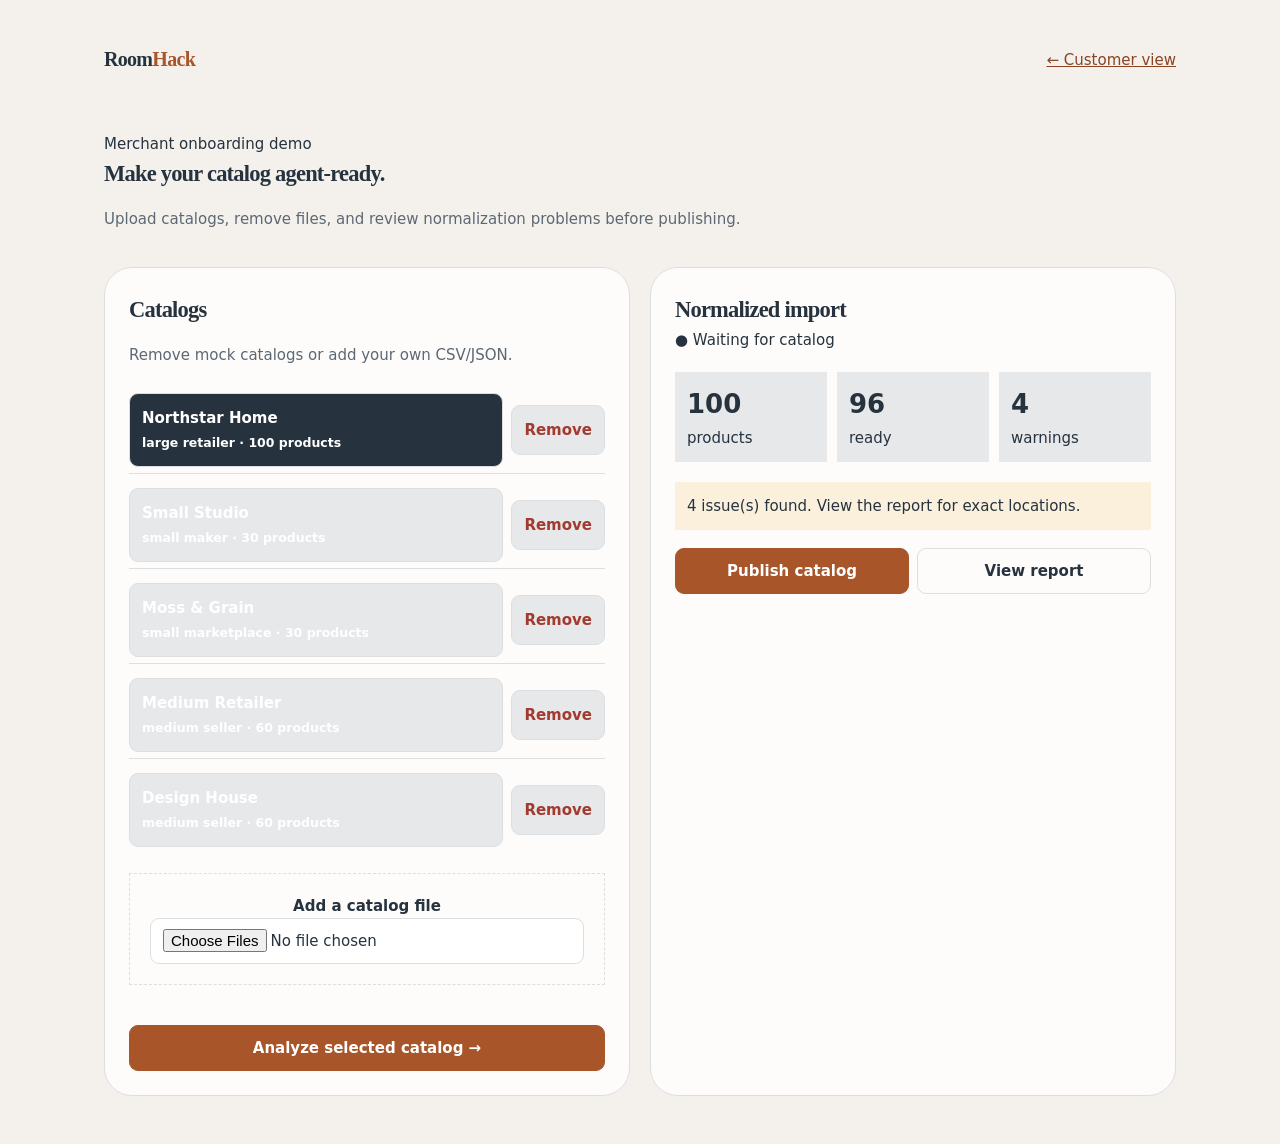
<file: frontend/merchant/demo.html>
<!doctype html><html><head><meta charset="utf-8"><meta name="viewport" content="width=device-width,initial-scale=1"><title>Room Hack - Merchant demo</title><link rel="stylesheet" href="../shared.css"><style>main{max-width:1120px;margin:auto;padding:48px 24px}.top{display:flex;justify-content:space-between}.hero{margin:60px 0 36px}.grid{display:grid;grid-template-columns:1fr 1fr;gap:20px}.card{background:var(--panel);border:1px solid var(--line);border-radius:var(--r-xl);padding:24px}.muted{color:var(--muted)}.picker,.uploads{display:grid;gap:8px;margin:20px 0}.row,.upload-row{display:flex;gap:8px;align-items:center}.row>button:first-child,.upload-row span{flex:1}.picker button,.upload-row{padding:12px;text-align:left;background:var(--soft);border:1px solid var(--line);border-radius:var(--r-sm)}.remove{width:auto;margin:0;padding:6px 9px;color:var(--err);background:transparent;border:1px solid var(--line)}.active{background:var(--ink)!important;color:#fff}.drop{padding:20px;text-align:center;border:1px dashed var(--line)}.stats{display:flex;gap:10px;margin:20px 0}.stat{background:var(--soft);padding:12px;flex:1}.stat b{display:block;font-size:26px}.notice,.report{margin-top:18px;padding:12px;background:#fbf0dc}.report div{padding:8px;border-bottom:1px solid var(--line)}.problem{color:var(--err)}.fix{color:var(--ok)}.actions{display:flex;gap:8px;margin-top:18px}@media(max-width:760px){.grid{grid-template-columns:1fr}}</style></head><body><main><div class="top"><a class="wordmark" href="../index.html">Room<span>Hack</span></a><a href="../index.html">← Customer view</a></div><section class="hero"><div class="eyebrow">Merchant onboarding demo</div><h1>Make your catalog agent-ready.</h1><p class="muted">Upload catalogs, remove files, and review normalization problems before publishing.</p></section><div class="grid"><section class="card"><h2>Catalogs</h2><p class="muted">Remove mock catalogs or add your own CSV/JSON.</p><div class="picker" id="picker"></div><div class="drop"><strong>Add a catalog file</strong><br><input id="file" type="file" accept=".csv,.json" multiple></div><div class="uploads" id="uploads"></div><button class="primary" id="analyze">Analyze selected catalog →</button></section><section class="card"><h2>Normalized import</h2><div class="status" id="status">● Waiting for catalog</div><div class="stats"><div class="stat"><b id="products">—</b>products</div><div class="stat"><b id="ready">—</b>ready</div><div class="stat"><b id="warnings">—</b>warnings</div></div><div class="notice" id="notice">Select a catalog to begin.</div><div class="actions"><button class="primary" id="publish" disabled>Publish catalog</button><button class="secondary" id="report" disabled>View report</button></div><div class="report" id="report-box" hidden></div></section></div></main><script>
const $=id=>document.getElementById(id);let demos=[['Northstar Home','large retailer',100,96,4],['Small Studio','small maker',30,29,1],['Moss & Grain','small marketplace',30,28,2],['Medium Retailer','medium seller',60,57,3],['Design House','medium seller',60,57,3]],selected=0,uploads=[],details=[];function render(){picker.innerHTML=demos.map((d,i)=>`<div class="row"><button class="${i===selected?'active':''}" data-i="${i}"><strong>${d[0]}</strong><br><small>${d[1]} · ${d[2]} products</small></button><button class="remove" data-r="${i}">Remove</button></div>`).join('')||'<span class="muted">No mock catalogs remain.</span>';picker.querySelectorAll('[data-i]').forEach(b=>b.onclick=()=>{selected=+b.dataset.i;render()});picker.querySelectorAll('[data-r]').forEach(b=>b.onclick=()=>{demos.splice(+b.dataset.r,1);selected=Math.max(0,Math.min(selected,demos.length-1));render()})}function show(n,t,r,w,d){status.textContent='● Analyzed '+n;products.textContent=t;ready.textContent=r;warnings.textContent=w;notice.textContent=w?`${w} issue(s) found. View the report for exact locations.`:'All products passed validation.';details=d;publish.disabled=false;report.disabled=false;reportBox.hidden=true}function analyzeDemo(){if(!demos.length)return;let d=demos[selected],issues=d[4]?[`<div class="problem"><b>Row 14 · dimensions</b><br>Missing dimensions.</div>`,`<div class="problem"><b>Row 27 · checkout_url</b><br>Unverified merchant URL.</div>`,`<div class="fix"><b>Suggested fix</b><br>Complete dimensions and verify the checkout URL.</div>`]:[`<div class="fix"><b>No problems found</b><br>All ${d[2]} products are ready.</div>`];show(d[0],d[2],d[3],d[4],[`<div><b>Source:</b> mock catalog</div>`,...issues])}file.onchange=e=>{uploads.push(...e.target.files);uploadsBox.innerHTML=uploads.map((f,i)=>`<div class="upload-row"><span>${f.name}</span><button class="remove" onclick="uploads.splice(${i},1);file.onchange({target:{files:[]}})">Remove</button></div>`).join('');file.value=''};analyze.onclick=()=>analyzeDemo();report.onclick=()=>{reportBox.hidden=false;reportBox.innerHTML=details.join('')};publish.onclick=()=>{status.textContent='● Catalog published · agent-ready';notice.textContent='Products are now available for recommendations.';publish.disabled=true};const picker=$("picker"),uploadsBox=$("uploads"),reportBox=$("report-box");render();analyzeDemo();
</script></body></html>
</file>
<file: frontend/shared.css>
/* Room Hack design system.
   Shared by the landing page (/) and the workspace (/app/). Both pages import
   this, so a token changed here changes both - which is the point of splitting
   them into separate documents rather than duplicating a palette. */

:root {
  /* Dusk palette, sampled from the hero backdrop: a cool slate-blue drawn from
     the evening sky, warmed by an ember accent taken from the lit windows and
     the rust grass. Cool ground, warm glow - the same relationship the photo
     has. Every pairing below clears WCAG AA against --bg and --panel, and
     --accent carries white button text at 5.25:1. */
  --bg:#f4f1ec; --panel:#fdfcfa; --ink:#26333f; --muted:#5c6874;
  --line:#dcdfe1; --accent:#a8552a; --accent-dark:#8a4423; --soft:#e6e8e9;
  --ok:#3f7a57; --warn:#8a5e18; --err:#a33a30;

  /* One spacing scale, so padding is chosen from a set rather than invented
     per component - the main reason the old single-file layout drifted. */
  --s1:4px; --s2:8px; --s3:12px; --s4:16px; --s5:24px; --s6:32px; --s7:48px; --s8:64px;
  --r-sm:9px; --r-md:14px; --r-lg:20px; --r-xl:28px; --r-pill:999px;

  --serif:'Fraunces',Georgia,'Times New Roman',serif;
  --sans:'Figtree',ui-sans-serif,system-ui,-apple-system,'Segoe UI',sans-serif;
  --mono:ui-monospace,SFMono-Regular,Menlo,monospace;

  --shadow-sm:0 2px 8px #26333f12;
  --shadow-md:0 8px 24px #26333f18;
  --shadow-lg:0 18px 44px #26333f26;
  --shadow-xl:0 26px 70px #26333f45;
}

* { box-sizing:border-box; }
[hidden] { display:none !important; }

body {
  margin:0; background:var(--bg); color:var(--ink);
  font:15px/1.6 var(--sans);
  font-feature-settings:"ss01";          /* Figtree: alternate one-storey a */
  -webkit-font-smoothing:antialiased;
}

h1,h2,h3,h4,h5 {
  font-family:var(--serif); margin:0;
  /* 700, not 400: the earlier display faces were single-weight and read thin.
     SOFT high rounds the terminals so the heavy weight stays warm rather than
     turning stern; WONK keeps a little of the family's character. */
  font-weight:700; letter-spacing:-.035em;
  font-variation-settings:"SOFT" 60,"WONK" 1;
}

a { color:var(--accent-dark); }

/* --- Controls -------------------------------------------------------------- */

input, textarea, select, button {
  width:100%; font:inherit; color:var(--ink); background:#fff;
  border:1px solid var(--line); border-radius:var(--r-sm); padding:10px 12px;
}
input:focus-visible, textarea:focus-visible, select:focus-visible, button:focus-visible {
  outline:2px solid var(--accent); outline-offset:2px;
}
textarea { resize:vertical; min-height:62px; }

button {
  background:var(--accent); border-color:var(--accent); color:#fff;
  font-weight:650; cursor:pointer;
}
button:hover:not(:disabled) { background:var(--accent-dark); border-color:var(--accent-dark); }
button:disabled { opacity:.5; cursor:not-allowed; }

/* Buttons default to the accent fill, so .primary is a no-op visually - it is
   declared anyway so the intent is explicit at the call site and a future
   change to the default cannot silently restyle every primary action. */
.primary { background:var(--accent); border-color:var(--accent); color:#fff; }
.primary:hover:not(:disabled) { background:var(--accent-dark); border-color:var(--accent-dark); }

.secondary { background:transparent; border-color:var(--line); color:var(--ink); }
.secondary:hover:not(:disabled) { background:var(--soft); border-color:var(--muted); color:var(--ink); }
.ghost { background:transparent; border-color:transparent; color:var(--muted); }
.ghost:hover:not(:disabled) { background:var(--soft); color:var(--ink); }

/* --- Primitives ------------------------------------------------------------ */

.muted { color:var(--muted); }
.err { color:var(--err); }
.skip { color:var(--warn); font-size:13px; }
.note-line { font-size:12px; margin:8px 0 0; }

.row { display:flex; justify-content:space-between; gap:10px; padding:6px 0; border-bottom:1px solid var(--line); }
.row:last-child { border-bottom:0; }
.total { border-top:1px solid var(--line); margin-top:6px; padding-top:10px; }

.pill { font-size:11px; padding:2px 9px; border-radius:var(--r-pill); background:var(--soft); color:var(--muted); }
.pill.ok { background:#e6f2ea; color:#2f6b47; }
.pill.warn { background:#fbf0dc; color:var(--warn); }

.banner { background:#fbf0dc; color:var(--warn); border-radius:var(--r-sm); padding:10px 12px; font-size:12px; margin-bottom:12px; }
.merchant { margin:12px 0; padding:10px; background:var(--soft); border-radius:var(--r-sm); }

.dot { display:inline-block; width:7px; height:7px; border-radius:50%; margin-right:6px; background:var(--muted); }
.dot.ok { background:var(--ok); } .dot.warn { background:var(--warn); } .dot.err { background:var(--err); }

.bar { height:6px; background:var(--soft); border-radius:var(--r-pill); overflow:hidden; margin:8px 0; }
.bar i { display:block; height:100%; background:var(--ok); transition:width .3s ease; }
.bar i.over { background:var(--err); }

.spin { display:inline-block; width:13px; height:13px; border:2px solid var(--line); border-top-color:var(--accent); border-radius:50%; animation:spin .7s linear infinite; vertical-align:-2px; }
@keyframes spin { to { transform:rotate(360deg); } }
/* On a filled button the accent arc is the button's own colour, so the
   spinner reads as a static grey ring. Inherit the button's text colour
   instead, and dim the track rather than tinting it. */
button .spin, .primary .spin {
  border-color:rgba(255,255,255,.34); border-top-color:currentColor;
}
/* Reduced motion: a spinner that cannot spin must still say "working", so it
   pulses opacity instead of rotating. */
@media (prefers-reduced-motion: reduce) {
  .spin { animation:spin-fade 1.1s ease-in-out infinite; }
  @keyframes spin-fade { 0%,100% { opacity:.3; } 50% { opacity:1; } }
}

/* --- Brand ----------------------------------------------------------------- */

.wordmark { font:700 20px var(--serif); letter-spacing:-.035em; color:var(--ink); text-decoration:none; font-variation-settings:"SOFT" 60,"WONK" 1; }
.wordmark span { color:var(--accent); }

/* --- Payment sheet ------------------------------------------------------
   An in-page overlay, never a redirect. The user stays inside Room Hack
   for the whole authorization, which is the only way the preview they read
   and the charge they approve are verifiably the same thing. */
.pay-overlay { position:fixed; inset:0; z-index:20; background:rgba(32,53,44,.45); backdrop-filter:blur(7px); display:grid; place-items:center; padding:20px; }
.pay-sheet { width:min(100%,560px); max-height:min(880px,calc(100vh - 40px)); background:var(--panel); border-radius:var(--r-xl); box-shadow:var(--shadow-xl); display:grid; grid-template-rows:auto 1fr auto; overflow:hidden; }
.pay-head { padding:17px 22px; border-bottom:1px solid var(--line); display:flex; align-items:center; gap:14px; }
/* Title over sub-line. Both are inline elements, so without this they run
   together on one line with no gap between them. */
.pay-head > div { display:flex; flex-direction:column; gap:3px; min-width:0; }
.pay-head strong { font:700 19px Georgia,serif; line-height:1.25; }
.pay-head .muted { font-size:12px; line-height:1.35; }
.pay-close { width:auto; margin:0 0 0 auto; padding:5px 11px; background:transparent; color:var(--ink); border:1px solid var(--line); border-radius:999px; font-weight:600; }
.pay-body { padding:20px 22px; overflow:auto; }
.pay-foot { padding:15px 22px; border-top:1px solid var(--line); background:var(--soft); }
.pay-foot button { margin:0; } .pay-foot .row { border:0; padding:2px 0; }
/* Steps: the user can see how far along the authorization is, and that
   nothing has been charged until the last one. */
.pay-steps { display:flex; gap:6px; align-items:center; font-size:11px; color:var(--muted); text-transform:uppercase; letter-spacing:.08em; margin-bottom:16px; }
.pay-steps span { display:flex; align-items:center; gap:5px; }
.pay-steps b { width:19px; height:19px; border-radius:50%; background:var(--soft); color:var(--muted); display:grid; place-items:center; font-size:10px; border:1px solid var(--line); }
.pay-steps .on b { background:var(--accent); color:#fff; border-color:var(--accent); }
.pay-steps .done b { background:var(--ok); color:#fff; border-color:var(--ok); }
.pay-steps i { flex:1; height:1px; background:var(--line); font-style:normal; }
/* One merchant = one charge = one statement line. Rendered as a distinct
   block so a three-shop order can never read as a single mystery total. */
.charge { border:1px solid var(--line); border-radius:var(--r-md); padding:13px; margin-bottom:11px; background:#fff; }
.charge-head { display:flex; align-items:center; justify-content:space-between; gap:9px; margin-bottom:9px; }
.charge-head strong { font-size:14px; } .charge-head .amt { font-weight:700; }
.charge-line { display:grid; grid-template-columns:36px 1fr auto; gap:9px; align-items:center; padding:6px 0; }
/* Product shot, so `contain`: the payment sheet lists what is being bought,
   and a cropped thumbnail there is the one place a wrong item is expensive. */
.charge-line img {
  width:36px; height:36px; object-fit:contain; border-radius:6px;
  background:var(--soft); padding:2px;
}
.charge-line span { font-size:12px; } .charge-line .muted { font-size:11px; }
.charge-meta { display:flex; flex-wrap:wrap; gap:7px; align-items:center; margin-top:9px; padding-top:9px; border-top:1px dashed var(--line); font-size:11px; color:var(--muted); }
.card-pill { display:inline-flex; align-items:center; gap:6px; background:var(--soft); border:1px solid var(--line); border-radius:999px; padding:3px 9px; font-size:11px; font-weight:600; color:var(--ink); }
.card-pill.declined { background:#fdecec; border-color:#f0c2c2; color:#a3372f; }
.card-pill.approved { background:#e6f2ea; border-color:#bcdcc7; color:#2f6b47; }
.brand { font-weight:800; letter-spacing:-.04em; font-style:italic; color:#1a1f71; }
.charge select { width:auto; padding:4px 8px; font-size:11px; border-radius:999px; background:#fff; }
/* Risk: shown every time, including when everything is routine. A warning
   that only ever appears on bad news trains people to click past it. */
.risk { display:flex; gap:9px; padding:9px 11px; border-radius:10px; margin-bottom:8px; font-size:12px; background:var(--soft); }
.risk.alert { background:#fbf0dc; } .risk.ok { background:#e6f2ea; }
.risk-ico { flex:0 0 auto; font-weight:700; }
.otp-input { font:700 22px/1 ui-monospace,monospace; letter-spacing:.42em; text-align:center; padding:13px; }
.demo-code { background:var(--soft); border:1px dashed var(--line); border-radius:9px; padding:9px 11px; font-size:12px; margin-top:10px; }
.demo-code code { font:700 14px ui-monospace,monospace; letter-spacing:.16em; color:var(--accent-dark); }
/* Hold-to-authorize: a deliberate physical act, so money never moves on a
   stray click or a mis-tap. */
.hold-btn { position:relative; overflow:hidden; touch-action:none; user-select:none; }
.hold-fill { position:absolute; inset:0 auto 0 0; width:0%; background:rgba(255,255,255,.28); pointer-events:none; transition:width .06s linear; }
.hold-btn span { position:relative; }
.pay-secure { display:flex; align-items:center; gap:7px; justify-content:center; color:var(--muted); font-size:11px; margin-top:9px; }
/* --- Visa Agentic Stack ------------------------------------------------------
   The mandate panel, the passkey prompt and the token pills. Built from the
   same tokens as the rest of the sheet so the security surface reads as part
   of the checkout rather than a warning bolted onto it - a guardrail styled
   like an error is one users learn to dismiss. */

.mandate { border:1px solid var(--line); border-radius:var(--r-md); padding:13px; margin-bottom:12px; background:#fff; }
.mandate-none { background:var(--soft); border-style:dashed; }
.mandate-none p { font-size:12px; margin:6px 0 10px; }
.mandate-none button { width:auto; padding:7px 13px; font-size:12px; }
.mandate-head { display:flex; align-items:center; gap:7px; flex-wrap:wrap; margin-bottom:10px; }
.mandate-head strong { font-size:13px; }
.mandate-grid { display:grid; grid-template-columns:repeat(3,1fr); gap:9px; margin-bottom:10px; }
.mandate-grid div { display:flex; flex-direction:column; gap:2px; }
.mandate-grid span { font-size:10px; text-transform:uppercase; letter-spacing:.07em; }
.mandate-grid strong { font-size:12.5px; }

/* Spend against the cumulative cap. A number alone does not convey how close
   the agent is to its ceiling; a bar does it at a glance. */
.meter { height:6px; border-radius:999px; background:var(--soft); overflow:hidden; }
.meter span { display:block; height:100%; background:var(--accent); border-radius:999px; transition:width .3s ease; }

.mandate-foot { display:flex; align-items:center; justify-content:space-between; gap:9px; margin-top:8px; font-size:11px; }
.mandate-note { font-size:11px; color:var(--muted); margin:9px 0 0; line-height:1.5; }
.mandate-note code { font:600 10.5px var(--mono); background:var(--soft); padding:1px 5px; border-radius:4px; }

/* A refusal the user set on themselves. Warm rather than alarming: nothing has
   gone wrong, a limit they chose is doing its job. */
.mandate-blocked { border:1px solid #e6c98f; background:#fbf0dc; border-radius:var(--r-md); padding:12px 13px; margin-bottom:12px; }
.mandate-blocked strong { display:block; font-size:13px; margin-bottom:4px; }
.mandate-blocked p { font-size:12px; margin:0; color:var(--muted); }

/* Token and category pills, distinguished from the card pill so a glance
   tells you whether a card or a scoped token is being presented. */
.card-pill.token { background:#eef2f7; border-color:#c8d4e0; color:#2d4459; font:600 10.5px var(--mono); letter-spacing:.02em; }
.card-pill.mcc { background:transparent; border-style:dashed; color:var(--muted); font:600 10.5px var(--mono); }

.passkey-hero { text-align:center; padding:14px 8px 16px; }
.passkey-hero strong { display:block; font-size:15px; margin-bottom:6px; }
.passkey-hero p { font-size:12px; margin:0 auto; max-width:38ch; }
.passkey-ico {
  width:56px; height:56px; margin:0 auto 12px; border-radius:16px;
  display:grid; place-items:center; font-size:26px;
  background:var(--soft); border:1px solid var(--line); color:var(--accent);
}
.passkey-ico.pulsing { animation:pk-pulse 1.4s ease-in-out infinite; }
@keyframes pk-pulse {
  0%,100% { transform:scale(1); box-shadow:0 0 0 0 #a8552a33; }
  50% { transform:scale(1.04); box-shadow:0 0 0 10px #a8552a00; }
}
/* Respect a stated preference for less motion: a pulsing lozenge is decoration,
   and decoration is never worth triggering someone's vestibular symptoms. */
@media (prefers-reduced-motion:reduce) {
  .passkey-ico.pulsing { animation:none; }
  .meter span { transition:none; }
}

/* A text-weight button for secondary actions inside the sheet (revoke, "use a
   code instead") - actions that must be reachable but should not compete with
   the primary one. */
.linkish {
  width:auto; margin:8px auto 0; display:block; padding:4px 8px;
  background:transparent; border:0; color:var(--accent-dark);
  font-size:11.5px; font-weight:600; text-decoration:underline; cursor:pointer;
}
.mandate-foot .linkish { margin:0; }

/* Labelled field, for the mandate dialog. */
.fld { display:block; margin-bottom:11px; }
.fld > span { display:block; font-size:11px; color:var(--muted); margin-bottom:4px; text-transform:uppercase; letter-spacing:.07em; }

.audit { font-size:11px; color:var(--muted); background:var(--soft); border-radius:9px; padding:11px; margin-top:11px; }
.audit div { padding:2px 0; } .audit strong { color:var(--ink); display:block; margin-bottom:5px; font-size:11px; text-transform:uppercase; letter-spacing:.1em; }
</file>
